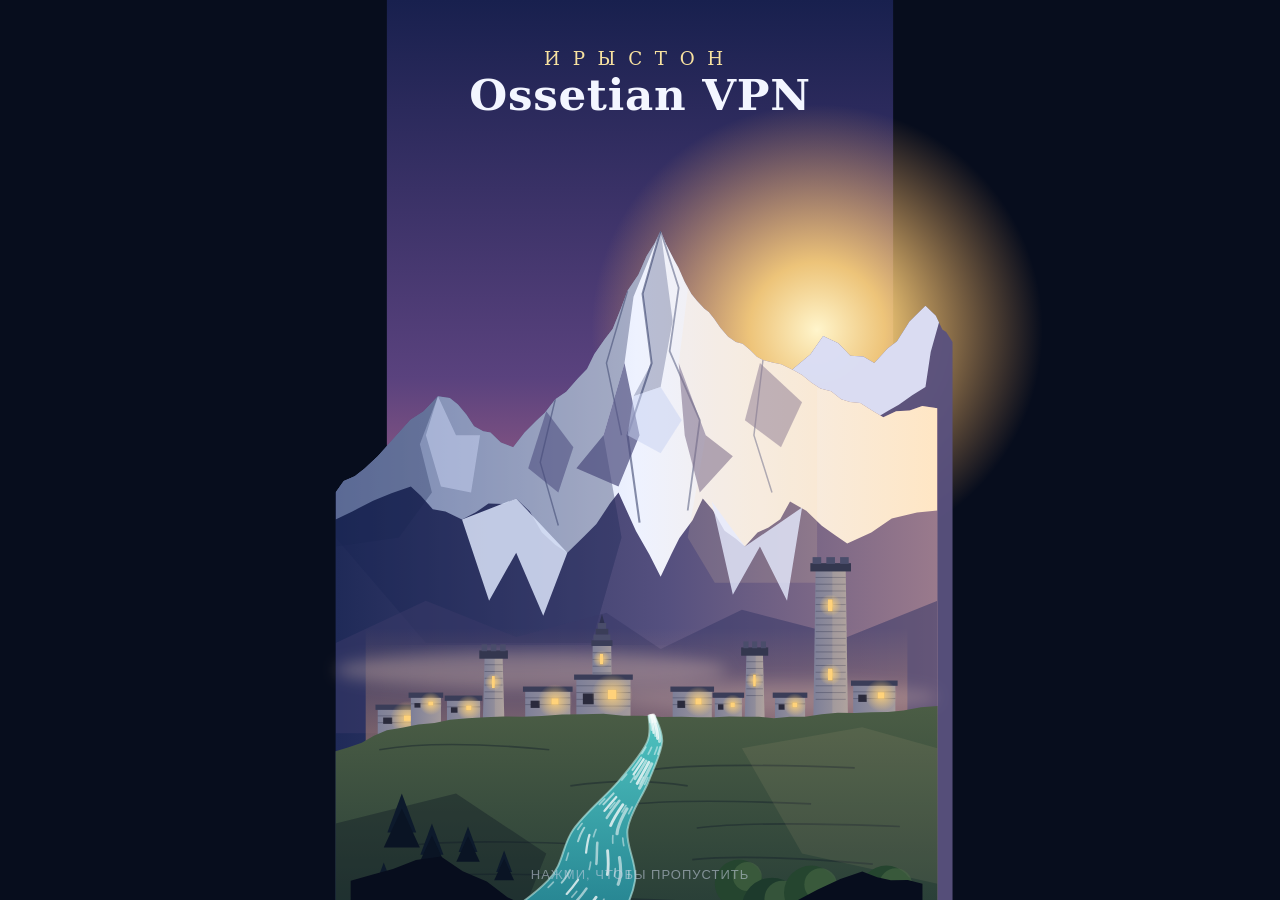
<file: app/src/main/assets/ui/index.html>
<!doctype html>
<html lang="ru">
<head>
<meta charset="utf-8">
<meta name="viewport" content="width=device-width, initial-scale=1, viewport-fit=cover, maximum-scale=1, user-scalable=no">
<title>Ossetian VPN</title>
<link rel="stylesheet" href="base.css">
<link rel="stylesheet" href="app.css">
</head>
<body>
<div id="app"><div class="skeleton"></div></div>
<nav class="tabs hidden" id="tabs"></nav>
<script src="shim.js"></script>
<script src="intro2.js"></script>
<script>
(function () {
  "use strict";
  var tg = window.Telegram && window.Telegram.WebApp;
  var demo = false;
  if (tg) { try { tg.ready(); tg.expand(); tg.setHeaderColor("#1b2a4d"); tg.setBackgroundColor("#0a1224"); } catch (e) {} }

  /* ---------- настройки оформления ---------- */
  var PRESETS = {
    iryston: { name: "Ирыстон", gold: "#e9b949", river: "#5fd0c6", red: "#d8453a", b1: "#1b2a4d", b2: "#101a33", b3: "#0a1224" },
    rassvet: { name: "Рассвет", gold: "#ff9a5c", river: "#ffd36b", red: "#ff5d73", b1: "#3d2140", b2: "#271428", b3: "#1a0e1c" },
    izumrud: { name: "Изумруд", gold: "#6fe3a0", river: "#4fd1c5", red: "#e8715e", b1: "#14383f", b2: "#0c2229", b3: "#06141a" },
    rubin: { name: "Рубин", gold: "#ff7a6b", river: "#f2c94c", red: "#ff3d57", b1: "#3a1626", b2: "#22101a", b3: "#150a10" },
    led: { name: "Лёд", gold: "#8ec5ff", river: "#7ee8fa", red: "#9a86ff", b1: "#162b52", b2: "#0d1a33", b3: "#070f1f" }
  };
  var TRANS = [["slide", "Скольжение", "по умолчанию"], ["gates", "Ворота", "с орнаментом"], ["fade", "Растворение", "мягко"], ["none", "Без анимации", "мгновенно"]];
  var settings = { theme: "iryston", gold: "#e9b949", river: "#5fd0c6", red: "#d8453a", bg: "#0a1224", trans: "slide", intro: true, introStyle: "mountains", fx: true };
  (function () {
    try {
      var saved = JSON.parse(localStorage.getItem("ov_settings") || "{}"), hex = /^#[0-9a-f]{6}$/i;
      if (saved.theme === "custom" || PRESETS[saved.theme]) settings.theme = saved.theme;
      ["gold", "river", "red", "bg"].forEach(function (k) { if (hex.test(saved[k] || "")) settings[k] = saved[k]; });
      if (TRANS.some(function (t) { return t[0] === saved.trans; })) settings.trans = saved.trans;
      if (typeof saved.intro === "boolean") settings.intro = saved.intro;
      if (saved.introStyle === "mountains" || saved.introStyle === "classic") settings.introStyle = saved.introStyle;
      if (typeof saved.fx === "boolean") settings.fx = saved.fx;
    } catch (e) {}
  })();
  function saveSettings() { try { localStorage.setItem("ov_settings", JSON.stringify(settings)); } catch (e) {} }
  function hexRgb(h) { return [parseInt(h.substr(1, 2), 16), parseInt(h.substr(3, 2), 16), parseInt(h.substr(5, 2), 16)]; }
  function mixHex(a, b, t) {
    var x = hexRgb(a), y = hexRgb(b), o = "#";
    for (var i = 0; i < 3; i++) { var v = Math.round(x[i] + (y[i] - x[i]) * t).toString(16); o += v.length < 2 ? "0" + v : v; }
    return o;
  }
  function palette() {
    if (settings.theme !== "custom" && PRESETS[settings.theme]) return PRESETS[settings.theme];
    return { gold: settings.gold, river: settings.river, red: settings.red, b3: settings.bg, b2: mixHex(settings.bg, "#ffffff", .05), b1: mixHex(settings.bg, "#ffffff", .13) };
  }
  function applyTheme() {
    var p = palette(), st = document.documentElement.style;
    function set(k, v) { st.setProperty(k, v); }
    set("--gold", p.gold); set("--gold-soft", mixHex(p.gold, "#ffffff", .45)); set("--gold-hi", mixHex(p.gold, "#ffffff", .5)); set("--gold-lo", mixHex(p.gold, "#000000", .1));
    set("--gold-rgb", hexRgb(p.gold).join(","));
    set("--river", p.river); set("--river-rgb", hexRgb(p.river).join(",")); set("--river-deep", mixHex(p.river, "#000000", .4));
    set("--red", p.red); set("--red-rgb", hexRgb(p.red).join(","));
    set("--bg", p.b3); set("--bg1", p.b1); set("--bg2", p.b2);
    set("--panel-rgb", hexRgb(p.b2).join(",")); set("--deep-rgb", hexRgb(p.b3).join(","));
    document.documentElement.setAttribute("data-trans", settings.trans);
    document.documentElement.setAttribute("data-fx", settings.fx ? "on" : "off");
    try { if (tg) { tg.setHeaderColor(p.b1); tg.setBackgroundColor(p.b3); } } catch (e) {}
  }
  function fxOn() { return settings.fx !== false; }
  function cssVar(n, d) { return getComputedStyle(document.documentElement).getPropertyValue(n).trim() || d; }
  applyTheme();

  var SCENE = '<svg class="scene" viewBox="0 0 390 262" preserveAspectRatio="xMidYMax slice" aria-hidden="true">  <defs>    <radialGradient id="sun" cx="50%" cy="50%" r="50%"><stop offset="0" stop-color="#ffe9a8" stop-opacity=".95"/><stop offset=".35" stop-color="#e9b949" stop-opacity=".5"/><stop offset="1" stop-color="#e9b949" stop-opacity="0"/></radialGradient>    <linearGradient id="peak" x1="0" y1="0" x2="0" y2="1"><stop offset="0" stop-color="#f7faff"/><stop offset=".22" stop-color="#e3ebf7"/><stop offset=".30" stop-color="#7d93b4"/><stop offset=".6" stop-color="#34496e"/><stop offset="1" stop-color="#1a2848"/></linearGradient>    <linearGradient id="far" x1="0" y1="0" x2="0" y2="1"><stop offset="0" stop-color="#6d7fa3" stop-opacity=".55"/><stop offset="1" stop-color="#3a4c75" stop-opacity=".2"/></linearGradient>    <linearGradient id="riv" x1="0" y1="0" x2="1" y2="0"><stop offset="0" stop-color="#2a8f9a"/><stop offset=".5" stop-color="#5fd0c6"/><stop offset="1" stop-color="#2a8f9a"/></linearGradient>  </defs>  <circle cx="312" cy="92" r="62" fill="url(#sun)"/>  <g fill="#fff" opacity=".7"><circle cx="40" cy="30" r="1.1"/><circle cx="92" cy="58" r=".9"/><circle cx="150" cy="22" r="1.2"/><circle cx="210" cy="46" r=".8"/><circle cx="262" cy="18" r="1"/><circle cx="20" cy="84" r=".8"/></g>  <path d="M0,170 L40,140 L70,155 L110,118 L150,150 L190,120 L230,152 L270,110 L315,148 L350,128 L390,150 L390,262 L0,262Z" fill="url(#far)"/>  <path d="M-10,206 L58,152 L98,174 L172,64 L206,104 L226,88 L292,162 L332,142 L400,192 L400,262 L-10,262Z" fill="url(#peak)"/>  <path d="M172,64 L161,86 L168,81 L175,93 L182,83 L189,88Z" fill="#fff" opacity=".35"/>  <path d="M0,222 L48,196 L96,214 L150,190 L210,218 L270,196 L330,216 L390,200 L390,262 L0,262Z" fill="#0d1830"/>  <g fill="#0a1226"><path d="M2,218 L8,196 L14,218Z M3,210 L8,190 L13,210Z"/><path d="M20,218 L26,199 L32,218Z M21,210 L26,193 L31,210Z"/><path d="M35,218 L41,195 L47,218Z M36,210 L41,189 L46,210Z"/><path d="M56,218 L62,191 L68,218Z M57,210 L62,185 L67,210Z"/><path d="M78,218 L84,201 L90,218Z M79,210 L84,195 L89,210Z"/><path d="M294,218 L300,200 L306,218Z M295,210 L300,194 L305,210Z"/><path d="M316,218 L322,193 L328,218Z M317,210 L322,187 L327,210Z"/><path d="M332,218 L338,200 L344,218Z M333,210 L338,194 L343,210Z"/><path d="M350,218 L356,196 L362,218Z M351,210 L356,190 L361,210Z"/><path d="M368,218 L374,192 L380,218Z M369,210 L374,186 L379,210Z"/><path d="M376,218 L382,201 L388,218Z M377,210 L382,195 L387,210Z"/></g>  <path d="M-10,247 C70,230 122,258 200,245 S330,232 400,247" fill="none" stroke="url(#riv)" stroke-width="13" stroke-linecap="round"/>  <path class="flow" d="M-10,247 C70,230 122,258 200,245 S330,232 400,247" fill="none" stroke="#fff" stroke-opacity=".45" stroke-width="1.6" stroke-dasharray="8 12" stroke-linecap="round"/>  <path d="M-10,257 L400,257 L400,270 L-10,270Z" fill="#0a1224"/>  <g class="tower"><path d="M265.5,199 L265.5,176 L263.5,176 L267.5,168 L273.5,168 L277.5,176 L275.5,176 L275.5,199Z" fill="#060b19"/><path d="M268.5,168 L270.5,160.5 L272.5,168Z" fill="#060b19"/><rect class="win" x="269.5" y="182" width="2" height="3.6" fill="#ffd978"/><rect class="win w2" x="269.5" y="173" width="2" height="2.6" fill="#ffd978"/></g></svg>';
  var S = null;              // состояние с сервера
  var tab = "home";
  var buy = { tid: null, extras: null, busy: false, method: "stars", pop: false, tick: false };
  var shownTab = null;

  /* ---------- вспомогательное ---------- */
  function el(tag, attrs) {
    var n = document.createElement(tag);
    if (attrs) for (var k in attrs) {
      if (k === "class") n.className = attrs[k];
      else if (k === "text") n.textContent = attrs[k];
      else if (k.slice(0, 2) === "on") n.addEventListener(k.slice(2), attrs[k]);
      else if (attrs[k] !== null && attrs[k] !== undefined) n.setAttribute(k, attrs[k]);
    }
    for (var i = 2; i < arguments.length; i++) {
      var c = arguments[i];
      if (c === null || c === undefined || c === false) continue;
      n.appendChild(typeof c === "string" ? document.createTextNode(c) : c);
    }
    return n;
  }
  function svg(path, extra) {
    var s = document.createElementNS("http://www.w3.org/2000/svg", "svg");
    s.setAttribute("viewBox", "0 0 24 24"); s.setAttribute("fill", "none"); s.setAttribute("stroke", "currentColor");
    s.setAttribute("stroke-width", "1.8"); s.setAttribute("stroke-linecap", "round"); s.setAttribute("stroke-linejoin", "round");
    var p = document.createElementNS("http://www.w3.org/2000/svg", "path"); p.setAttribute("d", path); s.appendChild(p);
    if (extra) { var q = document.createElementNS("http://www.w3.org/2000/svg", "path"); q.setAttribute("d", extra); s.appendChild(q); }
    return s;
  }
  var ICON = {
    home: "M2.5 19.5 9 8.5l3.6 6 2.4-3.4 6.5 8.4H2.5zM9 8.5l1.8 3",
    shield: "M12 3l7 3v5.5c0 4.2-2.8 7.6-7 9.5-4.2-1.9-7-5.3-7-9.5V6l7-3z",
    bag: "M5 8h14l-1 12H6L5 8zM9 8V6.5a3 3 0 0 1 6 0V8",
    help: "M12 21a9 9 0 1 0 0-18 9 9 0 0 0 0 18zM9.5 9.5a2.5 2.5 0 1 1 3.6 2.2c-.7.4-1.1 1-1.1 1.8M12 17h.01",
    clock: "M12 21a9 9 0 1 0 0-18 9 9 0 0 0 0 18zM12 7v5l3 2",
    check: "M5 12.5l4.2 4.2L19 7",
    bolt: "M13 3L5 13.5h6L10 21l8-10.5h-6L13 3z",
    chat: "M4 5h16v11H9l-5 4V5z",
    mega: "M4 10v4h3l7 4V6L7 10H4zM17 9c1.2.8 1.2 5.2 0 6",
    docs: "M7 3h7l4 4v14H7V3zM14 3v4h4M10 12h5M10 16h5",
    gift: "M4 10h16v10H4V10zM3 7h18v3H3V7zM12 7v13M12 7c-2 0-4-1-4-2.5S10 2 12 7zM12 7c2 0 4-1 4-2.5S14 2 12 7z",
    chev: "M9 6l6 6-6 6",
    power: "M12 3v8M6.3 6.8a8 8 0 1 0 11.4 0",
    globe: "M12 21a9 9 0 1 0 0-18 9 9 0 0 0 0 18zM3 12h18M12 3c2.5 2.5 3.8 5.5 3.8 9s-1.3 6.5-3.8 9c-2.5-2.5-3.8-5.5-3.8-9S9.5 5.5 12 3z",
    split: "M6 19a2 2 0 1 0 0-4 2 2 0 0 0 0 4zM18 9a2 2 0 1 0 0-4 2 2 0 0 0 0 4zM8 17h6a3 3 0 0 0 0-6h-4a3 3 0 0 1 0-6h6"
  };
  var haptic = function (t) { try { navigator.vibrate && navigator.vibrate(t === "medium" ? 14 : 8); } catch (e) {} };

  function toast(text) {
    var old = document.getElementById("toast"); if (old) old.remove();
    var t = el("div", { id: "toast", class: "toast", text: text });
    document.body.appendChild(t);
    setTimeout(function () { t.remove(); }, 3600);
  }

  /* ---------- данные из приложения ---------- */
  var N = null;
  var SUPPORT_URL = "https://t.me/OssetianVPN_Support", CHANNEL_URL = "https://t.me/Ossetian_VPN", BOT_URL = "https://t.me/vpnOsset1a_bot";
  var HELP = "Как подключиться:\n1. Получи ключ в боте @vpnOsset1a_bot: «Личный кабинет» → своё устройство → «Показать ключ».\n2. Во вкладке «Серверы» нажми «Добавить ключ» и вставь ключ целиком.\n3. На главной нажми большую кнопку. Когда появится «Защищено», трафик идёт через VPN.\n\nРаздельная маршрутизация: во вкладке «Маршруты» выбери приложения, которые пойдут напрямую или только через VPN.\n\nВопросы и проблемы: @OssetianVPN_Support";
  var RULES = "📄 Политика и соглашение\n\n1. В подписку входит 3 устройства (можно докупить дополнительные). Каждое устройство использует свой ключ. Передавать ключи другим людям и перепродавать доступ нельзя.\n2. Нельзя использовать VPN для незаконной деятельности, спама, атак на других и нарушения чужих прав, а также для скачивания торрентов.\n3. Срок действия ключа указан в «Личном кабинете». По окончании срока ключ перестаёт работать, продлить его можно в боте.\n4. Сервис предоставляется «как есть». Мы стараемся обеспечить стабильную работу, но не можем гарантировать, что VPN будет работать у любого оператора и в любой сети.\n5. При нарушении правил доступ может быть отключён.\n\nВопросы: @OssetianVPN_Support";
  function curKey() { return N && N.keys.filter(function (k) { return k.id === N.selected; })[0]; }
  function pad2(n) { return (n < 10 ? "0" : "") + n; }
  function mskDate(sec) { var d = new Date((sec + 10800) * 1000); return pad2(d.getUTCDate()) + "." + pad2(d.getUTCMonth() + 1) + "." + d.getUTCFullYear() + " " + pad2(d.getUTCHours()) + ":" + pad2(d.getUTCMinutes()); }
  function leftShort(sec) {
    var d = sec * 1000 - Date.now(); if (d <= 0) return "срок истёк";
    var days = Math.floor(d / 864e5), h = Math.floor(d % 864e5 / 36e5), m = Math.floor(d % 36e5 / 6e4);
    return days ? days + " дн." : h ? h + " ч " + m + " мин" : m + " мин";
  }
  function buildS() {
    var k = curKey(), inf = k && k.info, sub = null, dv = { used: 0, limit: 3, base: 3 };
    if (inf) {
      var exp = inf.sub ? inf.sub.expires_at : inf.key_expires_at;
      sub = { active: exp * 1000 > Date.now(), expires_at: exp, date: mskDate(exp), left: leftShort(exp), trial: !!(inf.sub && inf.sub.trial) };
      if (inf.devices) dv = { used: inf.devices.used, limit: inf.devices.limit, base: inf.devices.limit };
    }
    S = { user: { name: "", photo: null, id: "" }, sub: sub, devices: dv, keys: [], gifts: [], links: { support: SUPPORT_URL, channel: CHANNEL_URL }, help: HELP, rules: RULES };
  }
  function refresh() {
    return window.vpn.get().then(function (n) { N = n; buildS(); render(); });
  }
  function showError(msg) { toast(msg); }

  /* ---------- экраны ---------- */
  function topBar() {
    var sub = S.sub, label, cls = "";
    if (!sub) { label = "Нет подписки"; }
    else if (sub.active) { label = (sub.trial ? "Пробный · " : "Активна · ") + sub.left; cls = "ok"; }
    else { label = "Истекла"; }
    var initial = (S.user.name || "V").trim().charAt(0).toUpperCase();
    var av = el("button", { class: "avatar", "aria-label": "Профиль", onclick: function () { haptic(); openProfile(); } });
    if (S.user.photo) { var img = el("img", { src: S.user.photo, alt: "" }); img.onerror = function () { img.remove(); av.textContent = initial; }; av.appendChild(img); }
    else av.textContent = initial;
    var gear = el("button", { class: "gear", "aria-label": "Настройки", onclick: function () { haptic(); openSettings(); } });
    gear.innerHTML = '<svg viewBox="0 0 24 24" fill="none" stroke="currentColor" stroke-width="1.8" stroke-linecap="round" stroke-linejoin="round"><circle cx="12" cy="12" r="3.2"/><path d="M19.4 14.5a1.6 1.6 0 0 0 .3 1.8l.1.1a2 2 0 1 1-2.8 2.8l-.1-.1a1.6 1.6 0 0 0-1.8-.3 1.6 1.6 0 0 0-1 1.5V21a2 2 0 1 1-4 0v-.1a1.6 1.6 0 0 0-1-1.5 1.6 1.6 0 0 0-1.8.3l-.1.1a2 2 0 1 1-2.8-2.8l.1-.1a1.6 1.6 0 0 0 .3-1.8 1.6 1.6 0 0 0-1.5-1H3a2 2 0 1 1 0-4h.1a1.6 1.6 0 0 0 1.5-1 1.6 1.6 0 0 0-.3-1.8l-.1-.1a2 2 0 1 1 2.8-2.8l.1.1a1.6 1.6 0 0 0 1.8.3h0a1.6 1.6 0 0 0 1-1.5V3a2 2 0 1 1 4 0v.1a1.6 1.6 0 0 0 1 1.5 1.6 1.6 0 0 0 1.8-.3l.1-.1a2 2 0 1 1 2.8 2.8l-.1.1a1.6 1.6 0 0 0-.3 1.8v0a1.6 1.6 0 0 0 1.5 1H21a2 2 0 1 1 0 4h-.1a1.6 1.6 0 0 0-1.5 1z"/></svg>';
    return el("div", { class: "top" }, av, gear,
      el("div", { class: "pill status-pill" }, el("span", { class: "dot " + cls }), el("span", { class: "lbl", text: label })),
      el("div", { class: "pill" }, S.devices.used + " / " + S.devices.limit));
  }

  function timerText() {
    var st = N.state, t = Math.floor((Date.now() - st.since) / 1000), h = Math.floor(t / 3600), m = Math.floor(t % 3600 / 60), s = t % 60;
    return "Подключено " + (h ? h + ":" + pad2(m) : m) + ":" + pad2(s) + (st.ip ? " · IP " + st.ip : "");
  }
  function viewHome() {
    var st = N.state, k = curKey(), sub = S.sub, on = st.status === "on", busy = st.status === "connecting";
    var box = el("div", { class: "glass hero" });
    var btn = el("button", { class: "power" + (on ? " on" : "") + (busy ? " busy" : ""), "aria-label": "Подключить или отключить", onclick: function () {
      haptic("medium");
      if (busy) return;
      if (!k) { go("keys"); openAdd(); return; }
      on ? window.vpn.disconnect() : window.vpn.connect();
    } }, svg(ICON.power));
    box.appendChild(el("div", { class: "power-wrap" }, btn));
    box.appendChild(el("div", { class: "greet", text: "Хорз бон, друг" }));
    box.appendChild(el("h1", { text: on ? "VPN работает" : busy ? "Подключаем…" : "Отключено" }));
    var p;
    if (on) p = timerText();
    else if (busy) p = "Соединяемся с сервером";
    else if (!k) p = "Добавь ключ из бота, чтобы начать пользоваться VPN.";
    else if (sub && !sub.active) p = "Подписка закончилась. Продли её в боте, и ключ заработает снова.";
    else p = "Нажми на кнопку, чтобы подключиться";
    box.appendChild(el("p", { id: "tm", text: p }));
    if (st.error) box.appendChild(el("div", { class: "err", text: st.error }));
    var actions = el("div", { class: "stack" });
    if (!k) actions.appendChild(el("button", { class: "btn btn-main", text: "Добавить ключ", onclick: function () { go("keys"); openAdd(); } }));
    else if (sub && !sub.active) actions.appendChild(el("button", { class: "btn btn-main", text: "Открыть бота", onclick: function () { openLink(BOT_URL); } }));
    if (actions.children.length) box.appendChild(actions);

    var cards = el("div", { class: "grid2" },
      el("div", { class: "glass mini" }, el("div", { class: "k" }, "Устройства"),
        el("div", { class: "v", text: sub ? S.devices.used + " из " + S.devices.limit : "—" }),
        el("div", { class: "s", text: sub ? "в подписку входит " + S.devices.base : "нет данных" })),
      el("div", { class: "glass mini" }, el("div", { class: "k" }, "Действует до"),
        el("div", { class: "v", text: sub ? sub.date.slice(0, 5) : "—" }),
        el("div", { class: "s", text: sub ? (sub.active ? "осталось " + sub.left : "срок истёк") : "подписки нет" })));

    return el("div", null,
      banner(), el("div", { class: "orn" }), box, cards,
      k ? linkRow(ICON.globe, k.name, (k.ping > 0 ? k.ping + " мс" : "сервер") + " · сменить сервер", null, function () { go("keys"); }) : null,
      linkRow(ICON.mega, "Новости и обновления", "Наш канал в Telegram", CHANNEL_URL),
      linkRow(ICON.chat, "Поддержка", "Ответим на вопросы", SUPPORT_URL));
  }

  function banner() {
    var b = el("div", { class: "banner" });
    b.innerHTML = SCENE;  // статичная картинка из этого файла, данных пользователя тут нет
    if (window.innerWidth >= 880) b.firstChild.setAttribute("preserveAspectRatio", "xMidYMax meet");
    var lay = b.firstChild.children, cn = [null, null, null, "b-far", "b-peak", "b-peak", "b-front", "b-trees", null, null, null, "b-front"];
    for (var li = 3; li <= 11; li++) if (cn[li] && lay[li]) lay[li].setAttribute("class", cn[li]);
    for (var f = 0; f < 7; f++) {
      var fl = el("span", { class: "fly" });
      fl.style.left = (8 + Math.random() * 84).toFixed(0) + "%"; fl.style.top = (38 + Math.random() * 46).toFixed(0) + "%";
      fl.style.animationDelay = (Math.random() * 7).toFixed(1) + "s"; fl.style.animationDuration = (5 + Math.random() * 4).toFixed(1) + "s";
      b.appendChild(fl);
    }
    var eg = el("div", { class: "eagle" });
    eg.innerHTML = '<svg viewBox="0 0 40 16" aria-hidden="true"><path d="M0 7 Q9 -1 20 8 Q31 -1 40 7 Q30 6 20 13 Q10 6 0 7Z" fill="#0a1226"/></svg>';
    b.appendChild(eg);
    b.appendChild(el("div", { class: "title" }, el("div", { class: "eyebrow", text: "Ирыстон" }),
      el("div", { class: "brand" }, "Ossetian ", el("b", { text: "VPN" }))));
    return b;
  }

  function linkRow(icon, title, sub, url, fn) {
    return el("button", { class: "glass row", onclick: fn || function () { openLink(url); } },
      el("div", { class: "ic" }, svg(icon)), el("div", { class: "t" }, el("b", { text: title }), el("span", { text: sub })),
      el("div", { class: "chev" }, svg(ICON.chev)));
  }
  function openLink(url) { window.vpn.openLink(url); }

  function viewKeys() {
    var wrap = el("div", null, el("div", { class: "h2", text: "Серверы" }), el("div", { class: "orn" }));
    if (!N.keys.length) {
      wrap.appendChild(el("div", { class: "glass hero" }, el("div", { class: "hero-icon" }, svg(ICON.shield)),
        el("p", { text: "Ключей пока нет. Получи ключ в боте и добавь его сюда." }),
        el("button", { class: "btn btn-main", text: "Добавить ключ", onclick: openAdd }),
        el("button", { class: "btn btn-ghost", style: "margin-top:10px", text: "Открыть бота", onclick: function () { openLink(BOT_URL); } })));
      return wrap;
    }
    wrap.appendChild(el("p", { class: "sub", text: "Нажми на сервер, чтобы выбрать его. Цифра справа показывает задержку." }));
    N.keys.forEach(function (k) {
      var sel = k.id === N.selected;
      var row = el("button", { class: "glass dev" + (sel ? " sel" : ""), onclick: function () { haptic(); if (!sel) window.vpn.selectKey(k.id); } },
        el("span", { class: "dot " + (k.ping > 0 ? "ok" : "") }),
        el("div", { class: "t" }, el("b", { text: k.name }), el("span", { text: (sel ? "выбран · " : "") + (k.ping > 0 ? k.ping + " мс" : k.ping === 0 ? "проверяем…" : "нет ответа") })),
        el("span", { class: "x", role: "button", "aria-label": "Удалить", onclick: function (e) { e.stopPropagation(); window.vpn.removeKey(k.id); } }, svg("M6 6l12 12M18 6L6 18")));
      wrap.appendChild(row);
    });
    wrap.appendChild(el("button", { class: "btn btn-main", style: "margin-top:14px", text: "Добавить ключ", onclick: openAdd }));
    return wrap;
  }
  function openAdd() {
    var ta = el("textarea", { class: "kin", placeholder: "vpn://… или vless://…", spellcheck: "false" });
    var ok = el("button", { class: "btn btn-main", text: "Сохранить", onclick: function () {
      window.vpn.addKey(ta.value).then(function (r) {
        if (r.ok) { closeSheet(); toast(r.dup ? "Такой ключ уже есть" : "Ключ добавлен"); } else toast(r.error);
      });
    } });
    sheet(el("div", null, el("h3", { text: "Добавить ключ" }), el("p", { text: "Вставь ключ из бота целиком." }), ta, ok,
      el("button", { class: "btn btn-ghost", style: "margin-top:10px", text: "Закрыть", onclick: closeSheet })));
    ta.focus();
  }

  function copyText(text) {
    var done = function () { haptic("medium"); toast("Скопировано"); };
    if (navigator.clipboard && navigator.clipboard.writeText) navigator.clipboard.writeText(text).then(done, fallback);
    else fallback();
    function fallback() {
      var ta = el("textarea", { style: "position:fixed;opacity:0" }); ta.value = text; document.body.appendChild(ta); ta.select();
      try { document.execCommand("copy"); done(); } catch (e) { toast("Не получилось, выдели ключ вручную"); }
      ta.remove();
    }
  }
  function closeSheet() { var s = document.getElementById("sheet"); if (s) s.remove(); }
  function sheet(content) {
    closeSheet();
    var bg = el("div", { id: "sheet", class: "sheet-bg", onclick: function (e) { if (e.target === bg) closeSheet(); } }, el("div", { class: "sheet" }, content));
    document.body.appendChild(bg);
  }
  var appsCache = null, appsLoading = false, splitTimer = 0;
  function loadApps() {
    if (appsCache || appsLoading) return; appsLoading = true;
    window.vpn.apps().then(function (a) { appsCache = a || []; appsLoading = false; if (tab === "split") render(); });
  }
  function saveSplit() {
    clearTimeout(splitTimer);
    splitTimer = setTimeout(function () { window.vpn.setSplit({ mode: N.split.mode, apps: N.split.apps }); }, 500);
  }
  function viewSplit() {
    loadApps();
    var sp = N.split, wrap = el("div", null, el("div", { class: "h2", text: "Маршруты" }), el("div", { class: "orn" }),
      el("p", { class: "sub", text: "Выбери, какие приложения ходят через VPN, а какие напрямую. Изменения применятся сразу, даже если VPN включён." }));
    var seg = el("div", { class: "seg", style: "grid-template-columns:1fr;margin-bottom:14px" });
    [["off", "Всё через VPN", "обычный режим, весь трафик в туннеле"],
     ["bypass", "Выбранные напрямую", "выбранные приложения идут мимо VPN, остальные через него"],
     ["only", "Только выбранные через VPN", "выбранные идут через VPN, остальные напрямую"]].forEach(function (m) {
      seg.appendChild(el("button", { class: sp.mode === m[0] ? "sel" : "", onclick: function () { haptic(); sp.mode = m[0]; saveSplit(); render(); } }, m[1], el("small", { text: m[2] })));
    });
    wrap.appendChild(seg);
    if (sp.mode === "off") return wrap;
    var sel = {}; sp.apps.forEach(function (p) { sel[p] = true; });
    var cnt = el("span", { class: "d", text: "" });
    function count() { cnt.textContent = "Выбрано приложений: " + sp.apps.length + (sp.mode === "only" && !sp.apps.length ? ". Пока ничего не выбрано, весь трафик идёт через VPN." : ""); }
    count();
    var q = el("input", { type: "text", class: "kin", style: "min-height:0;height:48px;margin:0 0 10px", placeholder: "Поиск приложения", autocomplete: "off", spellcheck: "false" });
    wrap.appendChild(q); wrap.appendChild(el("div", { class: "sub", style: "margin:0 2px 10px" }, cnt));
    if (!appsCache) { wrap.appendChild(el("p", { class: "sub", text: "Загружаю список приложений…" })); return wrap; }
    var list = el("div", null), rows = [];
    appsCache.slice().sort(function (a, b) { return (sel[b.p] ? 1 : 0) - (sel[a.p] ? 1 : 0) || a.n.localeCompare(b.n); }).forEach(function (a) {
      var knob = el("span", { class: "sw" + (sel[a.p] ? " on" : "") });
      var img = el("img", { src: "data:image/png;base64," + a.i, alt: "", width: "40", height: "40", style: "border-radius:10px;flex:none" });
      var row = el("button", { class: "swrow", style: "width:100%;text-align:left;margin-bottom:8px", role: "switch", "data-n": a.n.toLowerCase(), onclick: function () {
        haptic();
        if (sel[a.p]) { delete sel[a.p]; knob.classList.remove("on"); } else { sel[a.p] = true; knob.classList.add("on"); }
        sp.apps = Object.keys(sel); count(); saveSplit();
      } }, el("div", { style: "display:flex;align-items:center;gap:12px;min-width:0" }, img, el("b", { style: "overflow:hidden;text-overflow:ellipsis;white-space:nowrap", text: a.n })), knob);
      rows.push(row); list.appendChild(row);
    });
    q.addEventListener("input", function () {
      var s = q.value.trim().toLowerCase();
      rows.forEach(function (r) { r.style.display = !s || r.getAttribute("data-n").indexOf(s) >= 0 ? "" : "none"; });
    });
    wrap.appendChild(list);
    return wrap;
  }
  function openProfile() {
    var k = curKey(), sub = S.sub, st = !sub ? "нет" : sub.active ? "активна" : "истекла";
    sheet(el("div", null,
      el("div", { class: "prof-head" }, avatarEl(), el("div", { style: "min-width:0" }, el("h3", { text: "Ossetian VPN" }), el("span", { text: k ? k.name : "ключ не добавлен" }))),
      el("div", { class: "prof-stats" },
        el("div", null, el("b", { text: st }), el("span", { text: "подписка" })),
        el("div", null, el("b", { text: sub ? S.devices.used + " / " + S.devices.limit : "—" }), el("span", { text: "устройства" })),
        el("div", null, el("b", { text: sub ? sub.date.slice(0, 5) : "—" }), el("span", { text: "действует до" }))),
      el("button", { class: "btn btn-main", onclick: function () { closeSheet(); go("keys"); } }, svg(ICON.globe), "Серверы и ключи"),
      el("button", { class: "btn btn-ghost", onclick: function () { closeSheet(); go("split"); } }, svg(ICON.split), "Раздельная маршрутизация"),
      el("button", { class: "btn btn-ghost", onclick: function () { openSettings(); } }, "Настройки оформления")));
  }

  function viewHelp() {
    return el("div", null, el("div", { class: "h2", text: "Помощь" }), el("div", { class: "orn" }),
      el("div", { class: "glass pre", text: S.help }),
      S.links.support ? linkRow(ICON.chat, "Написать в поддержку", "Ответим как можно быстрее", S.links.support) : null,
      linkRow(ICON.mega, "Наш канал", "Новости и обновления", S.links.channel),
      el("button", { class: "glass row", onclick: function () {
        sheet(el("div", null, el("h3", { text: "Политика и соглашение" }), el("div", { class: "pre", style: "padding:0;font-size:15px", text: S.rules }),
          el("button", { class: "btn btn-ghost", style: "margin-top:14px", text: "Закрыть", onclick: closeSheet })));
      } }, el("div", { class: "ic" }, svg(ICON.docs)), el("div", { class: "t" }, el("b", { text: "Политика и соглашение" }), el("span", { text: "Правила использования сервиса" })),
        el("div", { class: "chev" }, svg(ICON.chev))));
  }

  var SIDE_DECO = '<svg class="side-deco" viewBox="0 0 232 150" aria-hidden="true"><defs><linearGradient id="sdp" x1="0" y1="0" x2="0" y2="1"><stop offset="0" stop-color="#e9eef8"/><stop offset=".3" stop-color="#7d93b4"/><stop offset="1" stop-color="#1a2848"/></linearGradient></defs>' +
    '<path d="M0,110 L30,84 L52,98 L92,52 L120,82 L146,64 L186,100 L214,86 L232,98 V150 H0Z" fill="#3a4c75" opacity=".45"/>' +
    '<path d="M-6,128 L44,92 L74,108 L118,30 L142,60 L156,50 L204,104 L238,126 V150 H-6Z" fill="url(#sdp)"/>' +
    '<path d="M0,140 L40,124 L90,134 L150,120 L232,136 V150 H0Z" fill="#0d1830"/>' +
    '<path d="M-6,144 C50,134 86,152 130,142 S200,132 240,142" fill="none" stroke="#5fd0c6" stroke-width="7" stroke-linecap="round"/>' +
    '<path class="flow" d="M-6,144 C50,134 86,152 130,142 S200,132 240,142" fill="none" stroke="#fff" stroke-opacity=".45" stroke-width="1.2" stroke-dasharray="6 9" stroke-linecap="round"/></svg>';
  /* ---------- профиль и настройки ---------- */
  function avatarEl() {
    var initial = (S.user.name || "V").trim().charAt(0).toUpperCase();
    var a = el("div", { class: "avatar" });
    if (S.user.photo) { var im = el("img", { src: S.user.photo, alt: "" }); im.onerror = function () { im.remove(); a.textContent = initial; }; a.appendChild(im); }
    else a.textContent = initial;
    return a;
  }
  function openSettings() {
    var box = el("div", null, el("h3", { text: "Настройки" }), el("p", { text: "Оформи приложение под себя. Всё сохраняется на этом устройстве." }));
    function swatchColors(p) { return "background:conic-gradient(" + p.gold + " 0 33%," + p.river + " 0 66%," + p.red + " 0 100%)"; }
    function build() {
      box.textContent = "";
      box.appendChild(el("h3", { text: "Настройки" }));
      box.appendChild(el("p", { text: "Оформи приложение под себя. Всё сохраняется на этом устройстве." }));
      box.appendChild(el("div", { class: "set-h", text: "Тема" }));
      var sw = el("div", { class: "swatches" });
      Object.keys(PRESETS).forEach(function (k) {
        var b = el("button", { class: "swatch" + (settings.theme === k ? " sel" : ""), onclick: function () { settings.theme = k; applyTheme(); saveSettings(); haptic(); build(); } },
          el("i", { style: swatchColors(PRESETS[k]) }), PRESETS[k].name);
        sw.appendChild(b);
      });
      var cust = { gold: settings.gold, river: settings.river, red: settings.red, bg: settings.bg };
      if (settings.theme !== "custom") { var p = palette(); cust = { gold: p.gold, river: p.river, red: p.red, bg: p.b3 }; }
      sw.appendChild(el("button", { class: "swatch" + (settings.theme === "custom" ? " sel" : ""), onclick: function () {
        settings.gold = cust.gold; settings.river = cust.river; settings.red = cust.red; settings.bg = cust.bg; settings.theme = "custom"; applyTheme(); saveSettings(); haptic(); build();
      } }, el("i", { style: "background:conic-gradient(#f55,#fc3,#5f9,#3cf,#a6f,#f5a,#f55)" }), "Свой цвет"));
      box.appendChild(sw);
      if (settings.theme === "custom") {
        box.appendChild(el("div", { class: "set-h", text: "Свои цвета" }));
        var rows = el("div", { class: "colors" });
        [["gold", "Основной акцент"], ["river", "Второй акцент"], ["red", "Орнамент и огни"], ["bg", "Фон"]].forEach(function (c) {
          var inp = el("input", { type: "color", id: "clr-" + c[0], value: settings[c[0]] });
          inp.addEventListener("input", function () { settings[c[0]] = inp.value; applyTheme(); });
          inp.addEventListener("change", function () { saveSettings(); });
          rows.appendChild(el("label", { class: "crow", for: "clr-" + c[0] }, c[1], inp));
        });
        box.appendChild(rows);
      }
      box.appendChild(el("div", { class: "set-h", text: "Переходы между вкладками" }));
      var seg = el("div", { class: "seg" });
      TRANS.forEach(function (t) {
        seg.appendChild(el("button", { class: settings.trans === t[0] ? "sel" : "", onclick: function () { settings.trans = t[0]; applyTheme(); saveSettings(); haptic(); build(); } }, t[1], el("small", { text: t[2] })));
      });
      box.appendChild(seg);
      box.appendChild(el("div", { class: "set-h", text: "Эффекты" }));
      function toggle(key, title, desc) {
        var knob = el("span", { class: "sw" + (settings[key] ? " on" : "") });
        return el("button", { class: "swrow", role: "switch", "aria-checked": settings[key] ? "true" : "false", onclick: function () { settings[key] = !settings[key]; applyTheme(); saveSettings(); haptic(); build(); } },
          el("div", null, el("b", { text: title }), el("span", { class: "d", text: desc })), knob);
      }
      box.appendChild(toggle("intro", "Заставка при запуске", "Горы, солнце и орнамент при открытии"));
      if (settings.intro) {
        var iseg = el("div", { class: "seg" });
        [["mountains", "Горы Ирыстона", "башни, река, рассвет"], ["classic", "Классика", "первая версия"]].forEach(function (t) {
          iseg.appendChild(el("button", { class: settings.introStyle === t[0] ? "sel" : "", onclick: function () { settings.introStyle = t[0]; saveSettings(); haptic(); build(); } }, t[1], el("small", { text: t[2] })));
        });
        box.appendChild(iseg);
      }
      box.appendChild(toggle("fx", "Живые эффекты", "Светлячки, орёл, искры, конфетти"));

      box.appendChild(el("div", { class: "set-h", text: "Иконка приложения" }));
      var igrid = el("div", { class: "icon-grid" });
      [["classic", "Классика"], ["vpn", "Горы VPN"], ["gold", "Золотые горы"], ["river", "Горы и река"], ["sun", "Золотой круг"], ["orn", "Орнамент"]].forEach(function (ic) {
        igrid.appendChild(el("button", { class: "icon-opt" + (N.icon === ic[0] ? " sel" : ""), onclick: function () {
          if (N.icon === ic[0]) return; N.icon = ic[0]; window.vpn.setIcon(ic[0]); haptic(); toast("Иконка сменится через пару секунд"); build();
        } }, el("img", { src: "icons/" + ic[0] + ".png", alt: "" }), el("span", { text: ic[1] })));
      });
      box.appendChild(igrid);
      box.appendChild(el("div", { class: "set-h", text: "Подключение" }));
      function ptoggle(key, title, desc) {
        var on = !!(N && N.prefs && N.prefs[key]);
        return el("button", { class: "swrow", role: "switch", "aria-checked": on ? "true" : "false", onclick: function () {
          var v = {}; v[key] = !on; N.prefs[key] = !on; window.vpn.setPrefs(v); haptic(); build();
        } }, el("div", null, el("b", { text: title }), el("span", { class: "d", text: desc })), el("span", { class: "sw" + (on ? " on" : "") }));
      }
      box.appendChild(ptoggle("autoReconnect", "Автопереподключение", "Если связь пропала, VPN включится заново сам"));
      box.appendChild(ptoggle("connectOnStart", "Подключаться при запуске", "Включать VPN сразу при открытии приложения"));
      box.appendChild(el("div", { class: "set-h", text: "Автообновление данных" }));
      box.appendChild(el("p", { class: "sub", style: "margin:0 2px 10px", text: "Как часто обновлять срок подписки, число устройств и пинг серверов." }));
      var rseg = el("div", { class: "seg" });
      [[0, "Выкл", ""], [30, "30 минут", ""], [60, "1 час", ""], [120, "2 часа", ""]].forEach(function (r) {
        rseg.appendChild(el("button", { class: (N.prefs.refreshMin === r[0] ? "sel" : ""), onclick: function () {
          N.prefs.refreshMin = r[0]; window.vpn.setPrefs({ refreshMin: r[0] }); armRefresh(); haptic(); build();
        } }, r[1], r[2] ? el("small", { text: r[2] }) : null));
      });
      rseg.style.marginBottom = "12px"; box.appendChild(rseg);
      box.appendChild(el("button", { class: "btn btn-ghost", style: "margin-top:6px", text: "Сбросить всё", onclick: function () {
        settings.theme = "iryston"; settings.gold = "#e9b949"; settings.river = "#5fd0c6"; settings.red = "#d8453a"; settings.bg = "#0a1224";
        settings.trans = "slide"; settings.intro = true; settings.introStyle = "mountains"; settings.fx = true; applyTheme(); saveSettings(); haptic(); build();
      } }));
      box.appendChild(el("button", { class: "btn btn-main", style: "margin-top:10px", text: "Готово", onclick: closeSheet }));
    }
    build(); sheet(box);
  }

  /* ---------- ворота ---------- */
  var gating = false;
  function go(name) {
    if (tab === name || gating) return;
    var calm = window.matchMedia && matchMedia("(prefers-reduced-motion: reduce)").matches;
    if (calm || settings.trans === "none" || !document.getElementById("app").querySelector(".view")) { tab = name; render(); window.scrollTo(0, 0); return; }
    if (settings.trans !== "gates") { tab = name; render(); window.scrollTo(0, 0); haptic(); return; }
    gating = true; tab = name; syncNav(true, false); haptic("medium");
    var g = el("div", { class: "gates closing" }, el("div", { class: "gate l" }), el("div", { class: "gate r" }), el("div", { class: "seal" }));
    g.lastChild.innerHTML = '<svg viewBox="0 0 92 92" width="92" height="92" aria-hidden="true"><path d="M46 3 89 46 46 89 3 46Z" fill="#10203f" stroke="#e9b949" stroke-width="3"/><path d="M46 17 75 46 46 75 17 46Z" fill="#b5382f" stroke="#f4d98c" stroke-width="2"/><path d="M46 31 61 46 46 61 31 46Z" fill="#f4d98c"/></svg>';
    document.body.appendChild(g);
    setTimeout(function () {
      swapping = true; render(); swapping = false; window.scrollTo(0, 0);
      g.classList.remove("closing"); g.classList.add("opening");
    }, 460);
    setTimeout(function () { g.remove(); gating = false; }, 460 + 640);
  }
  var swapping = false;
  /* ---------- искры и волна на кнопках ---------- */
  function sparkle(x, y) {
    if (!fxOn()) return;
    if (window.matchMedia && matchMedia("(prefers-reduced-motion: reduce)").matches) return;
    for (var i = 0; i < 12; i++) {
      var p = el("i", { class: "spark" }); p.style.left = (x - 5) + "px"; p.style.top = (y - 5) + "px"; document.body.appendChild(p);
      var ang = (Math.PI * 2 * i) / 12 + Math.random() * 0.4, d = 40 + Math.random() * 60;
      var an = p.animate([{ transform: "translate(0,0) rotate(45deg) scale(1)", opacity: 1 },
        { transform: "translate(" + Math.cos(ang) * d + "px," + Math.sin(ang) * d + "px) rotate(225deg) scale(.2)", opacity: 0 }],
        { duration: 650 + Math.random() * 300, easing: "cubic-bezier(.2,.7,.3,1)", fill: "forwards" });
      an.onfinish = (function (n) { return function () { n.remove(); }; })(p);
    }
  }
  document.addEventListener("pointerdown", function (e) {
    var t = e.target.closest ? e.target.closest(".btn-main") : null;
    if (t && !t.disabled) {
      var r = t.getBoundingClientRect(), size = Math.max(r.width, r.height) * 2.2;
      var rp = el("span", { class: "ripple" }); rp.style.width = rp.style.height = size + "px";
      rp.style.left = (e.clientX - r.left - size / 2) + "px"; rp.style.top = (e.clientY - r.top - size / 2) + "px";
      t.appendChild(rp); setTimeout(function () { rp.remove(); }, 700);
    }
    if (e.target.closest && e.target.closest(".banner")) sparkle(e.clientX, e.clientY);
  }, { passive: true });
  /* глубина шапки: горы сдвигаются за курсором (на компьютере) */
  (function () {
    if (!(window.matchMedia && matchMedia("(hover: hover)").matches)) return;
    var raf = 0, mx = 0;
    document.addEventListener("mousemove", function (e) {
      mx = (e.clientX / window.innerWidth - 0.5) * 2;
      if (raf) return;
      raf = requestAnimationFrame(function () { raf = 0; var b = document.querySelector(".banner"); if (b) b.style.setProperty("--mx", mx.toFixed(3)); });
    }, { passive: true });
  })();

  var TABS = [["home", "Главная", ICON.home], ["keys", "Серверы", ICON.globe], ["split", "Маршруты", ICON.split], ["help", "Помощь", ICON.help]];
  var ORDER = { home: 0, keys: 1, split: 2, help: 3 };
  var navInd = null;

  function buildNav(nav) {
    nav.textContent = "";
    navInd = el("span", { class: "tab-ind" });
    nav.appendChild(el("div", { class: "side-brand" }, el("div", { class: "eyebrow", text: "Ирыстон" }), el("div", { class: "brand" }, "Ossetian ", el("b", { text: "VPN" }))));
    nav.appendChild(navInd);
    TABS.forEach(function (t) {
      nav.appendChild(el("button", { class: "tab", "data-tab": t[0], onclick: function () {
        go(t[0]);
      } }, svg(t[2]), t[1]));
    });
    nav.insertAdjacentHTML("beforeend", SIDE_DECO);
  }
  function syncNav(bump, instant) {
    var nav = document.getElementById("tabs"); if (!nav) return;
    var btns = nav.querySelectorAll(".tab"), on = null;
    for (var i = 0; i < btns.length; i++) {
      var isOn = btns[i].getAttribute("data-tab") === tab;
      btns[i].classList.remove("bump"); btns[i].classList.toggle("on", isOn);
      if (isOn) { on = btns[i]; if (bump) { void btns[i].offsetWidth; btns[i].classList.add("bump"); } }
    }
    if (!on || !navInd) return;
    if (instant) navInd.style.transition = "none";
    navInd.style.width = on.offsetWidth + "px"; navInd.style.height = on.offsetHeight + "px";
    navInd.style.transform = "translate(" + on.offsetLeft + "px," + on.offsetTop + "px)";
    if (instant) { void navInd.offsetWidth; navInd.style.transition = ""; }
  }
  window.addEventListener("resize", function () { syncNav(false, true); });

  function render() {
    var app = document.getElementById("app");
    var changed = shownTab !== tab, prev = shownTab;
    if (changed && prev !== null && !swapping) {
      var ov = app.querySelector(".view");
      if (ov) {  // старый экран уходит с анимацией, пока новый появляется
        var r = ov.getBoundingClientRect();
        document.documentElement.style.setProperty("--dir", ORDER[tab] > ORDER[prev] ? 1 : -1);
        ov.classList.remove("enter"); ov.remove();
        ov.style.left = r.left + "px"; ov.style.top = r.top + "px"; ov.style.width = r.width + "px";
        ov.classList.add("leaving"); document.body.appendChild(ov);
        setTimeout(function () { ov.remove(); }, 420);
      }
    }
    app.textContent = "";
    if (!S) return;
    app.appendChild(topBar());
    var view = tab === "keys" ? viewKeys() : tab === "split" ? viewSplit() : tab === "help" ? viewHelp() : viewHome();
    view.classList.add("view", "view-" + tab);
    shownTab = tab;
    if (changed) view.classList.add("enter");
    app.appendChild(view);
    var nav = document.getElementById("tabs");
    var first = !nav.querySelector(".tab");
    if (first) buildNav(nav);
    nav.classList.remove("hidden");
    syncNav(changed && !first, first);
  }

  /* ---------- демо-режим для проверки внешнего вида без Telegram (?demo=1) ---------- */
  function demoApi(path, body) {
    var scenario = (location.search.match(/[?&]s=(\w+)/) || [])[1] || "none";
    var base = {
      user: { id: 1, name: "Марат", photo: null }, devices: { used: 0, limit: 3, base: 3 }, keys: [], gifts: [],
      tariffs: [
        { id: "m1", name: "1 месяц", days: 30, rub: 249, stars: 167, rub_full: 249 },
        { id: "m3", name: "3 месяца", days: 90, rub: 675, stars: 453, rub_full: 675 },
        { id: "m6", name: "6 месяцев", days: 180, rub: 1350, stars: 906, rub_full: 1350 },
        { id: "m12", name: "12 месяцев", days: 365, rub: 2700, stars: 1811, rub_full: 2700 }],
      extra: { rub: 50, stars: 34, min: 0, default: 0, max: 5 }, discount: null, trial: { available: scenario === "none", days: 3 },
      links: { support: "https://t.me/OssetianVPN_Support", channel: "https://t.me/Ossetian_VPN" },
      help: "Как подключиться:\n1. Установи приложение AmneziaVPN.\n2. Открой «Подписка» → своё устройство → «Скопировать ключ».\n3. В приложении нажми «Добавить» → вставить ключ → «Подключиться».\n\nВ подписку входит 3 устройства.",
      rules: "Здесь будут правила сервиса.", sub: null
    };
    if (scenario === "active") { base.sub = { active: true, expires_at: 0, date: "07.12.2026 19:40", left: "29 дн.", trial: false };
      base.devices = { used: 2, limit: 3, base: 3 }; base.keys = [{ id: 11, n: 1, active: true, date: "07.12.2026" }, { id: 12, n: 2, active: true, date: "07.12.2026" }]; }
    if (scenario === "expired") { base.sub = { active: false, expires_at: 0, date: "01.11.2026 10:00", left: "срок истёк", trial: false }; base.devices = { used: 1, limit: 3, base: 3 }; base.keys = [{ id: 11, n: 1, active: false, date: "01.11.2026" }]; }
    if (path === "/api/state") return Promise.resolve(base);
    if (path === "/api/key") return Promise.resolve({ key: "vpn://AAAB3nicjZDLTsMwEEX3-Demo", hint: "Вставь ключ в приложение AmneziaVPN («Добавить» → вставить ключ).", active: true });
    return Promise.resolve({ message: "Демо-режим", link: "" });
  }


  /* ---------- конфетти ---------- */
  function confetti() {
    if (!fxOn()) return;
    if (window.matchMedia && matchMedia("(prefers-reduced-motion: reduce)").matches) return;
    var colors = [cssVar("--gold", "#e9b949"), cssVar("--gold-hi", "#f7dc8f"), cssVar("--red", "#d8453a"), cssVar("--river", "#5fd0c6"), "#ffffff"];
    var layer = el("div", { style: "position:fixed;inset:0;z-index:90;pointer-events:none;overflow:hidden" });
    document.body.appendChild(layer);
    var W = window.innerWidth, H = window.innerHeight;
    for (var i = 0; i < 64; i++) {
      var p = el("i", { style: "position:absolute;left:" + (W / 2) + "px;top:" + (H * 0.62) + "px;width:" + (6 + Math.random() * 6) + "px;height:" + (8 + Math.random() * 8) +
        "px;background:" + colors[i % colors.length] + ";border-radius:" + (Math.random() < .35 ? "50%" : "2px") });
      layer.appendChild(p);
      var ang = -Math.PI / 2 + (Math.random() - .5) * 2.4, v = 160 + Math.random() * 300;
      var dx = Math.cos(ang) * v, dy = Math.sin(ang) * v;
      p.animate([
        { transform: "translate(0,0) rotate(0)", opacity: 1 },
        { transform: "translate(" + dx + "px," + dy + "px) rotate(" + (Math.random() * 360) + "deg)", opacity: 1, offset: .45 },
        { transform: "translate(" + (dx * 1.25) + "px," + (dy + 420 + Math.random() * 220) + "px) rotate(" + (Math.random() * 900 - 450) + "deg)", opacity: 0 }
      ], { duration: 1700 + Math.random() * 900, easing: "cubic-bezier(.2,.7,.4,1)", fill: "forwards" });
    }
    setTimeout(function () { layer.remove(); }, 2800);
  }

  /* ---------- вступительная заставка ---------- */
  function shouldIntro() {
    if (window.matchMedia && matchMedia("(prefers-reduced-motion: reduce)").matches) return false;
    return settings.intro !== false;
  }
  function playIntro2() {
    document.body.classList.add("introing");
    if (!document.getElementById("intro2-css")) { var st = document.createElement("style"); st.id = "intro2-css"; st.textContent = window.OVIntro2.css + "\n.intro2 .i-skip { top: auto; bottom: calc(env(safe-area-inset-bottom) + 18px); }"; document.head.appendChild(st); }
    var wide = window.innerWidth / window.innerHeight > 0.9;
    var holder = document.createElement("div");
    holder.innerHTML = '<svg class="world" viewBox="0 0 360 640" preserveAspectRatio="' + (wide ? "xMidYMid meet" : "xMidYMax slice") + '" xmlns="http://www.w3.org/2000/svg">' + window.OVIntro2.scene() + '</svg>';
    var box = el("div", { class: "intro intro2", id: "intro" }, holder.firstChild, el("div", { class: "i-skip", text: "НАЖМИ, ЧТОБЫ ПРОПУСТИТЬ" }));
    box.style.background = "#070d1d";
    document.body.appendChild(box);
    var done = false;
    function finish() {
      if (done) return; done = true;
      box.classList.add("out");
      setTimeout(function () {
        document.body.classList.remove("introing");
        var v = document.getElementById("app"); var view = v && v.querySelector(".view");
        if (view) { view.classList.remove("enter"); void view.offsetWidth; view.classList.add("enter"); }
        var nav = document.getElementById("tabs"); if (nav) { nav.classList.remove("rise"); void nav.offsetWidth; nav.classList.add("rise"); }
      }, 160);
      setTimeout(function () { box.remove(); }, 760);
    }
    var t0 = Date.now();
    box.addEventListener("click", function () { if (Date.now() - t0 > 700) finish(); });
    setTimeout(finish, 8200);
  }
  function playIntro() {
    if (settings.introStyle !== "classic" && window.OVIntro2) return playIntro2();
    document.body.classList.add("introing");
    var holder = document.createElement("div"); holder.innerHTML = SCENE;
    var svgEl = holder.firstChild;  // SCENE: статичная картинка из этого файла
    svgEl.setAttribute("class", "world");
    var asp = window.innerWidth / window.innerHeight, wide = asp > 0.9;
    if (wide) { var hh = 440, ww = hh * asp; svgEl.setAttribute("viewBox", (195 - ww / 2).toFixed(1) + " -178 " + ww.toFixed(1) + " " + hh); }
    else svgEl.setAttribute("viewBox", "40 -440 310 702");
    var k = Array.prototype.slice.call(svgEl.children);  // 0 defs, 1 солнце, 2 звёзды, 3 дальние горы, 4 главная вершина, 5 снег, 6 передний план, 7 ёлки, 8 река, 9 блики, 10 земля
    var names = [null, "i-sun", null, "i-far", "i-peak", "i-snow", "i-front", "i-trees", "i-river", "i-flow", "i-base", "i-trees"];
    for (var i = 0; i < names.length; i++) if (names[i] && k[i]) k[i].setAttribute("class", names[i]);
    if (k[8]) k[8].setAttribute("pathLength", "1");
    k[2].setAttribute("opacity", "0");
    var NS = "http://www.w3.org/2000/svg";
    var sky = document.createElementNS(NS, "g");
    sky.innerHTML = '<defs><linearGradient id="iSky" x1="0" y1="0" x2="0" y2="1"><stop offset="0" stop-color="#030714"/><stop offset=".55" stop-color="#101d44"/><stop offset=".88" stop-color="#3b2b52"/><stop offset="1" stop-color="#7a4a4f"/></linearGradient></defs>' +
      '<rect x="-2000" y="-460" width="4400" height="720" fill="url(#iSky)"/>';
    var stars = document.createElementNS(NS, "g");
    for (var n = 0; n < 150; n++) {
      var c = document.createElementNS(NS, "circle");
      c.setAttribute("cx", (-300 + Math.random() * 1000).toFixed(1)); c.setAttribute("cy", (-450 + Math.random() * 520).toFixed(1));
      c.setAttribute("r", (0.5 + Math.random() * 1.1).toFixed(2)); c.setAttribute("fill", "#fff");
      if (n % 4 === 0) { c.setAttribute("class", "i-star"); c.style.animationDelay = (Math.random() * 2.4).toFixed(2) + "s"; } else c.setAttribute("opacity", (0.35 + Math.random() * 0.6).toFixed(2));
      stars.appendChild(c);
    }
    var glint = document.createElementNS(NS, "g");  // вспышка ровно на вершине (172, 64)
    glint.setAttribute("transform", "translate(172,64)");
    glint.innerHTML = '<defs><radialGradient id="iGl"><stop offset="0" stop-color="#fff" stop-opacity=".9"/><stop offset=".45" stop-color="#fff3c9" stop-opacity=".28"/><stop offset="1" stop-color="#fff" stop-opacity="0"/></radialGradient></defs>' +
      '<g class="i-glint"><circle r="13" fill="url(#iGl)"/><path d="M0,-15 Q1.4,-1.4 15,0 Q1.4,1.4 0,15 Q-1.4,1.4 -15,0 Q-1.4,-1.4 0,-15Z" fill="#fff"/></g>';
    if (wide) {  // на широком экране горы растворяются по краям
      var defs = document.createElementNS(NS, "defs");
      defs.innerHTML = '<linearGradient id="iFadeG" x1="0" y1="0" x2="1" y2="0"><stop offset="0" stop-color="#000"/><stop offset=".22" stop-color="#fff"/><stop offset=".78" stop-color="#fff"/><stop offset="1" stop-color="#000"/></linearGradient>' +
        '<mask id="iFade" maskUnits="userSpaceOnUse" x="-10" y="-100" width="420" height="400"><rect x="-10" y="-100" width="420" height="400" fill="url(#iFadeG)"/></mask>';
      svgEl.insertBefore(defs, svgEl.firstChild);
      var grp = document.createElementNS(NS, "g"); grp.setAttribute("mask", "url(#iFade)");
      svgEl.insertBefore(grp, k[3]);
      for (var q = 3; q <= 11; q++) if (k[q]) grp.appendChild(k[q]);
    }
    svgEl.insertBefore(stars, k[1]); svgEl.insertBefore(sky, stars); svgEl.appendChild(glint);

    var letters = "Ossetian VPN".split(""), brand = el("div", { class: "i-brand" });
    letters.forEach(function (ch, idx) {
      var sp = el("span", { class: idx > 8 ? "gold" : "", text: ch === " " ? "\u00a0" : ch });
      sp.style.animationDelay = (1.9 + idx * 0.07).toFixed(2) + "s"; brand.appendChild(sp);
    });
    var box = el("div", { class: "intro", id: "intro" },
      el("div", { class: "aurora a1" }), el("div", { class: "aurora a2" }), svgEl,
      el("div", { class: "i-title" }, el("div", { class: "i-eyebrow", text: "Ирыстон" }), brand, el("div", { class: "i-orn" }),
        el("div", { class: "i-tag", text: "Свободный интернет из сердца гор" })),
      el("div", { class: "i-skip", text: "НАЖМИ, ЧТОБЫ ПРОПУСТИТЬ" }));
    document.body.appendChild(box);

    var done = false;
    function finish() {
      if (done) return; done = true;
      box.classList.add("out");
      setTimeout(function () {  // интерфейс появляется под тающей заставкой
        document.body.classList.remove("introing");
        var v = document.getElementById("app"); var view = v && v.querySelector(".view");
        if (view) { view.classList.remove("enter"); void view.offsetWidth; view.classList.add("enter"); }
        var nav = document.getElementById("tabs"); if (nav) { nav.classList.remove("rise"); void nav.offsetWidth; nav.classList.add("rise"); }
      }, 160);
      setTimeout(function () { box.remove(); }, 760);
    }
    var t0 = Date.now();
    box.addEventListener("click", function () { if (Date.now() - t0 > 700) finish(); });
    setTimeout(finish, 5200);
  }

  /* параллакс шапки при прокрутке */
  (function () {
    var raf = 0;
    window.addEventListener("scroll", function () {
      if (raf) return;
      raf = requestAnimationFrame(function () {
        raf = 0; var sc = document.querySelector(".banner svg.scene");
        if (sc) sc.style.transform = "translateY(" + (Math.min(window.scrollY, 240) * 0.32).toFixed(1) + "px) scale(" + (1 + Math.min(window.scrollY, 240) * 0.0006).toFixed(3) + ")";
      });
    }, { passive: true });
  })();

  if (shouldIntro()) playIntro();
  window.vpn.onState(function (n) {
    var was = N && N.state.status; N = n; buildS();
    if (tab === "split" && document.querySelector("#app .view-split input")) { if (n.split && was === n.state.status) return; }
    render();
    if (was && was !== "on" && n.state.status === "on") confetti();
  });
  refresh().then(function () {
    armRefresh();
    if (!startedOnce) { startedOnce = true; if (N.prefs && N.prefs.connectOnStart && curKey() && N.state.status === "off") window.vpn.connect(); }
  });
  window.vpn.refresh();
  var refreshTimer = 0, startedOnce = false;
  function armRefresh() {
    clearInterval(refreshTimer);
    var m = N && N.prefs ? N.prefs.refreshMin : 60;
    if (m > 0) refreshTimer = setInterval(function () { window.vpn.refresh(); }, m * 60000);
  }
  setInterval(function () {
    if (!N) return;
    var t = document.getElementById("tm");
    if (N.state.status === "on" && t && tab === "home") t.textContent = timerText();
  }, 1000);
  setInterval(function () { if (N && tab === "home" && !document.getElementById("sheet") && N.state.status !== "connecting") { buildS(); render(); } }, 30000);
})();
</script>
</body>
</html>
</file>
<file: app/src/main/assets/ui/base.css>
:root {
  --bg: #0a1224;
  --card: rgba(255,244,225,.05);
  --line: rgba(240,214,160,.16);
  --text: #f6efe2;
  --muted: #a7b0bf;
  --gold: #e9b949;
  --gold-soft: #f4d98c;
  --red: #d8453a;
  --river: #5fd0c6;
  --river-deep: #2a8f9a;
  --gold-hi: #f2d98f; --gold-lo: #dea736;
  --gold-rgb: 233,185,73; --river-rgb: 95,208,198; --red-rgb: 216,69,58;
  --bg1: #1b2a4d; --bg2: #101a33; --panel-rgb: 16,26,51; --deep-rgb: 10,18,36;
  --dist: 48px;
  --radius: 26px;
  --serif: "Palatino Linotype", Palatino, "Book Antiqua", Georgia, "Times New Roman", serif;
}
* { box-sizing: border-box; -webkit-tap-highlight-color: transparent; }
html, body { margin: 0; min-height: 100%; background: var(--bg); color: var(--text);
  font-family: -apple-system, BlinkMacSystemFont, "Segoe UI", Roboto, "Helvetica Neue", Arial, sans-serif; }
body { background: transparent; }
body::before { content: ""; position: fixed; inset: 0; z-index: -1; pointer-events: none;
  background:
    radial-gradient(90% 38% at 50% 0%, rgba(var(--gold-rgb),.16) 0%, transparent 70%),
    linear-gradient(180deg, var(--bg1) 0%, var(--bg2) 34%, var(--bg) 70%); }
#app { max-width: 560px; margin: 0 auto; padding: calc(env(safe-area-inset-top) + 14px) 16px 120px; }
button { font: inherit; color: inherit; border: 0; background: none; cursor: pointer; }
input { font: inherit; }
.hidden { display: none !important; }

/* верхняя панель */
.top { display: flex; align-items: center; justify-content: space-between; gap: 10px; margin-bottom: 14px; position: relative; z-index: 2; }
.avatar { width: 48px; height: 48px; border-radius: 16px; background: linear-gradient(135deg,#3a3f5e,#1d2440);
  border: 1px solid rgba(var(--gold-rgb),.45); display: grid; place-items: center; font-weight: 800; font-size: 20px; flex: none; font-family: var(--serif); color: var(--gold-soft); }
.avatar img { width: 100%; height: 100%; border-radius: 15px; object-fit: cover; display: block; }
.pill { display: inline-flex; align-items: center; gap: 8px; height: 44px; padding: 0 15px; border-radius: 16px;
  background: rgba(var(--deep-rgb),.72); border: 1px solid var(--line);
  font-size: 15.5px; color: #d3d9e4; white-space: nowrap; }
.dot { width: 9px; height: 9px; border-radius: 50%; background: var(--red); box-shadow: 0 0 10px currentColor; color: var(--red); flex: none; }
.dot.ok { background: var(--river); color: var(--river); }
.status-pill { flex: 1; min-width: 0; justify-content: flex-start; overflow: hidden; text-overflow: ellipsis; }

/* баннер с горами */
.banner { position: relative; margin: 0 -16px 8px; height: 238px; overflow: hidden;
  -webkit-mask-image: linear-gradient(180deg,#000 78%,transparent); mask-image: linear-gradient(180deg,#000 78%,transparent); }
.banner svg.scene { position: absolute; inset: 0; width: 100%; height: 100%; }
.banner .title { position: absolute; left: 0; right: 0; bottom: 22px; text-align: center; text-shadow: 0 2px 18px rgba(5,10,24,.85); }
.eyebrow { font-family: var(--serif); letter-spacing: 6px; text-transform: uppercase; font-size: 13px; color: var(--gold-soft); margin-bottom: 4px; }
.brand { font-family: var(--serif); font-size: 40px; font-weight: 700; letter-spacing: -.5px; line-height: 1.05; }
.brand b { color: var(--gold); }
.orn { height: 14px; margin: 0 4px 16px; opacity: .85;
  background: url("data:image/svg+xml;utf8,<svg xmlns='http://www.w3.org/2000/svg' width='28' height='14' viewBox='0 0 28 14'><path d='M14 1.5 22 7 14 12.5 6 7z' fill='none' stroke='%23e9b949' stroke-width='1.2'/><path d='M14 4.6 17.2 7 14 9.4 10.8 7z' fill='%23d8453a'/><path d='M0 7h4M24 7h4' stroke='%23e9b949' stroke-width='1.2'/></svg>") repeat-x center; }

/* карточки */
.glass { background: linear-gradient(165deg, rgba(255,240,215,.09), rgba(255,240,215,.03)), rgba(var(--panel-rgb),.55);
  border: 1px solid var(--line); border-radius: var(--radius);
  box-shadow: 0 18px 40px -22px rgba(0,0,0,.75), inset 0 1px 0 rgba(255,240,215,.08); }
.hero { padding: 24px 22px 22px; text-align: center; position: relative; }
.hero::before { content: ""; position: absolute; left: 26px; right: 26px; top: -1px; height: 3px; border-radius: 3px;
  background: linear-gradient(90deg, transparent, var(--gold), var(--red), var(--gold), transparent); opacity: .9; }
.hero-icon { width: 74px; height: 74px; margin: 0 auto 16px; border-radius: 50%; display: grid; place-items: center;
  background: radial-gradient(circle at 50% 35%, rgba(var(--gold-rgb),.22), rgba(var(--gold-rgb),.05)); border: 1px solid rgba(var(--gold-rgb),.45); color: var(--gold); }
.hero-icon.ok { color: var(--river); border-color: rgba(var(--river-rgb),.5); background: radial-gradient(circle at 50% 35%, rgba(var(--river-rgb),.22), rgba(var(--river-rgb),.04)); }
.hero-icon.bad { color: #ff8f84; border-color: rgba(var(--red-rgb),.5); background: radial-gradient(circle at 50% 35%, rgba(var(--red-rgb),.22), rgba(var(--red-rgb),.04)); }
.hero-icon svg { width: 36px; height: 36px; }
.hero h1 { margin: 0 0 10px; font-family: var(--serif); font-size: 30px; line-height: 1.12; letter-spacing: -.3px; font-weight: 700; }
.hero p { margin: 0 auto 20px; color: var(--muted); font-size: 17px; line-height: 1.45; max-width: 420px; }
.btn { display: block; width: 100%; padding: 17px 16px; border-radius: 20px; font-size: 20px; font-weight: 700; text-align: center; }
.btn-main { background: linear-gradient(180deg,var(--gold-hi),var(--gold-lo)); color: #2b1c02;
  box-shadow: 0 10px 26px -10px rgba(var(--gold-rgb),.7), inset 0 1px 0 rgba(255,255,255,.6); }
.btn-ghost { background: rgba(255,255,255,.03); border: 1px solid rgba(var(--river-rgb),.5); color: var(--river);
  display: flex; gap: 12px; align-items: center; justify-content: center; }
.btn svg { width: 24px; height: 24px; flex: none; }
.btn:active { transform: scale(.985); }
.btn[disabled] { opacity: .55; }
.stack > * + * { margin-top: 12px; }

.grid2 { display: grid; grid-template-columns: 1fr 1fr; gap: 12px; margin-top: 12px; }
.mini { padding: 17px 18px 15px; border-radius: 24px; min-height: 104px; }
.mini .k { color: var(--muted); font-size: 16px; }
.mini .v { margin-top: 12px; font-family: var(--serif); font-size: 27px; font-weight: 700; letter-spacing: -.3px; }
.mini .s { color: var(--river); font-size: 14.5px; margin-top: 4px; }

.row { display: flex; align-items: center; gap: 14px; padding: 15px 18px; border-radius: 22px; margin-top: 12px; text-align: left; width: 100%; }
.row .ic { width: 44px; height: 44px; border-radius: 14px; background: rgba(var(--gold-rgb),.10); display: grid; place-items: center; color: var(--gold); flex: none; border: 1px solid rgba(var(--gold-rgb),.25); }
.row .ic svg { width: 22px; height: 22px; }
.row .t { flex: 1; min-width: 0; }
.row .t b { display: block; font-size: 17.5px; }
.row .t span { color: var(--muted); font-size: 14px; }
.row .chev { color: var(--muted); }

.h2 { font-family: var(--serif); font-size: 28px; font-weight: 700; letter-spacing: -.3px; margin: 4px 2px 12px; }
.sub { color: var(--muted); margin: -4px 2px 16px; font-size: 16px; line-height: 1.4; }
.pre { white-space: pre-wrap; line-height: 1.5; font-size: 16px; color: #e3e0d8; padding: 20px; border-radius: 22px; }

/* тарифы */
.tariff { display: flex; align-items: center; justify-content: space-between; gap: 12px; width: 100%; padding: 17px 20px;
  border-radius: 22px; margin-bottom: 12px; text-align: left; border: 1.5px solid var(--line); background: var(--card); }
.tariff.sel { border-color: var(--gold); background: rgba(var(--gold-rgb),.10); box-shadow: 0 0 0 4px rgba(var(--gold-rgb),.10); }
.tariff .n { font-family: var(--serif); font-size: 21px; font-weight: 700; }
.tariff .m { color: var(--muted); font-size: 14px; margin-top: 3px; }
.tariff .p { text-align: right; font-weight: 800; font-size: 22px; }
.tariff .p small { display: block; color: var(--muted); font-size: 14px; font-weight: 500; }
.tariff .old { text-decoration: line-through; color: var(--muted); font-weight: 500; font-size: 14px; }
.stepper { display: flex; align-items: center; gap: 6px; }
.stepper button { width: 44px; height: 44px; border-radius: 14px; background: rgba(var(--gold-rgb),.12); border: 1px solid rgba(var(--gold-rgb),.3); font-size: 24px; font-weight: 700; color: var(--gold-soft); }
.stepper button[disabled] { opacity: .35; }
.stepper output { min-width: 34px; text-align: center; font-size: 22px; font-weight: 800; }
.total { display: flex; justify-content: space-between; align-items: baseline; padding: 6px 4px 14px; color: var(--muted); font-size: 17px; }
.total b { color: var(--text); font-family: var(--serif); font-size: 28px; }

.dev { display: flex; align-items: center; gap: 14px; width: 100%; padding: 15px 18px; border-radius: 20px; margin-bottom: 10px; text-align: left; }
.dev .t b { display: block; font-size: 17.5px; }
.dev .t span { color: var(--muted); font-size: 14px; }
.dev .t { flex: 1; }
.dev .chev { color: var(--muted); }
.field { display: flex; gap: 10px; margin-top: 2px; }
.field input { flex: 1; min-width: 0; padding: 15px 18px; border-radius: 16px; border: 1px solid var(--line); background: rgba(0,0,0,.28); color: var(--text); font-size: 18px; text-transform: uppercase; outline: none; }
.field input:focus { border-color: var(--gold); }
.field .btn { width: auto; padding: 0 22px; font-size: 18px; border-radius: 16px; }
.keybox { word-break: break-all; font-family: ui-monospace, SFMono-Regular, Menlo, Consolas, monospace; font-size: 13px; line-height: 1.5;
  padding: 14px; border-radius: 14px; background: rgba(0,0,0,.38); border: 1px solid var(--line); max-height: 160px; overflow: auto; color: #e6dfc9; }

.sheet-bg { position: fixed; inset: 0; background: rgba(3,7,18,.78); display: flex; align-items: flex-end; justify-content: center; z-index: 30; }
.sheet { width: 100%; max-width: 560px; padding: 22px 18px calc(env(safe-area-inset-bottom) + 20px); border-radius: 28px 28px 0 0;
  background: linear-gradient(180deg,var(--bg1),var(--bg2)); border: 1px solid var(--line); border-bottom: 0; max-height: 86vh; overflow: auto; position: relative; }
.sheet::before { content: ""; position: absolute; left: 30px; right: 30px; top: -1px; height: 3px; background: linear-gradient(90deg, transparent, var(--gold), var(--red), var(--gold), transparent); }
.sheet h3 { margin: 0 0 6px; font-family: var(--serif); font-size: 25px; }
.sheet p { color: var(--muted); margin: 0 0 14px; line-height: 1.45; font-size: 15.5px; }
.toast { position: fixed; left: 50%; bottom: calc(env(safe-area-inset-bottom) + 112px); transform: translateX(-50%); z-index: 40;
  background: #172342; border: 1px solid rgba(var(--gold-rgb),.4); padding: 14px 20px; border-radius: 16px; font-size: 16px; max-width: 88vw; text-align: center;
  box-shadow: 0 14px 40px rgba(0,0,0,.5); }

.tabs { position: fixed; left: 50%; transform: translateX(-50%); bottom: calc(env(safe-area-inset-bottom) + 14px);
  width: calc(100% - 28px); max-width: 532px; display: grid; grid-template-columns: repeat(4,1fr); gap: 4px; padding: 8px;
  border-radius: 30px; background: rgba(var(--deep-rgb),.95); border: 1px solid var(--line);
  z-index: 20; box-shadow: 0 18px 40px -14px rgba(0,0,0,.85); }
.tab { display: flex; flex-direction: column; align-items: center; gap: 5px; padding: 10px 4px 8px; border-radius: 22px; color: var(--muted); font-size: 13.5px; }
.tab svg { width: 26px; height: 26px; }
.tab.on { color: var(--gold); background: rgba(var(--gold-rgb),.13); }
.skeleton { height: 280px; border-radius: var(--radius); background: linear-gradient(110deg,rgba(255,255,255,.04) 30%,rgba(255,255,255,.10) 50%,rgba(255,255,255,.04) 70%); background-size: 200% 100%; animation: sh 1.3s linear infinite; }
@keyframes sh { to { background-position: -200% 0; } }
@keyframes flow { to { stroke-dashoffset: -40; } }
.flow { animation: flow 2.4s steps(24) infinite; }
@media (prefers-reduced-motion: reduce) { .flow, .skeleton { animation: none; } }

/* способ оплаты */
.pm { display: grid; grid-template-columns: 1fr 1fr; gap: 10px; margin: 4px 0 14px; }
.pm button { position: relative; display: flex; flex-direction: column; align-items: flex-start; gap: 4px; padding: 14px 16px; border-radius: 20px;
  border: 1.5px solid var(--line); background: var(--card); text-align: left; transition: border-color .25s, background .25s, box-shadow .25s, transform .15s; }
.pm button b { font-size: 17px; }
.pm button span { color: var(--muted); font-size: 13.5px; }
.pm button.sel { border-color: var(--gold); background: rgba(var(--gold-rgb),.10); box-shadow: 0 0 0 4px rgba(var(--gold-rgb),.10); }
.pm button.off { opacity: .6; }
.pm button:active { transform: scale(.97); }
.pm .soon { position: absolute; top: 10px; right: 10px; font-size: 11px; letter-spacing: .6px; text-transform: uppercase; padding: 3px 8px; border-radius: 99px;
  background: rgba(var(--river-rgb),.14); color: var(--river); border: 1px solid rgba(var(--river-rgb),.4); }

/* анимации */
@keyframes rise { from { opacity: 0; transform: translateY(16px); } to { opacity: 1; transform: none; } }
@keyframes pop { 0% { transform: scale(.96); } 55% { transform: scale(1.025); } 100% { transform: scale(1); } }
@keyframes sheetUp { from { transform: translateY(100%); } to { transform: none; } }
@keyframes fadeIn { from { opacity: 0; } to { opacity: 1; } }
@keyframes toastIn { from { opacity: 0; transform: translate(-50%, 14px); } to { opacity: 1; transform: translate(-50%, 0); } }
@keyframes ring { 0% { box-shadow: 0 0 0 0 rgba(var(--gold-rgb),.40); } 100% { box-shadow: 0 0 0 22px rgba(var(--gold-rgb),0); } }
@keyframes ringOk { 0% { box-shadow: 0 0 0 0 rgba(var(--river-rgb),.40); } 100% { box-shadow: 0 0 0 22px rgba(var(--river-rgb),0); } }
@keyframes sweep { 0% { transform: translateX(-120%) skewX(-18deg); } 60%, 100% { transform: translateX(260%) skewX(-18deg); } }
@keyframes bump { 0% { transform: translateY(0) scale(1); } 40% { transform: translateY(-5px) scale(1.14); } 100% { transform: none; } }
@keyframes drift { 0%, 100% { transform: translateY(0); } 50% { transform: translateY(-5px); } }
@keyframes glow { 0%, 100% { opacity: .85; } 50% { opacity: 1; } }
.enter > * { animation: rise .45s cubic-bezier(.2,.8,.2,1) both; }
.enter > *:nth-child(2) { animation-delay: .06s; } .enter > *:nth-child(3) { animation-delay: .12s; }
.enter > *:nth-child(4) { animation-delay: .18s; } .enter > *:nth-child(5) { animation-delay: .24s; }
.enter > *:nth-child(6) { animation-delay: .30s; } .enter > *:nth-child(n+7) { animation-delay: .36s; }
.pop { animation: pop .35s cubic-bezier(.2,.8,.2,1); }
.sheet-bg { animation: fadeIn .22s ease-out; }
.sheet { animation: sheetUp .32s cubic-bezier(.2,.9,.2,1); }
.toast { animation: toastIn .28s cubic-bezier(.2,.9,.2,1); }
.hero-icon { animation: ring 2.6s ease-out infinite, drift 5s ease-in-out infinite; }
.hero-icon.ok { animation: ringOk 2.6s ease-out infinite, drift 5s ease-in-out infinite; }
.btn-main { position: relative; overflow: hidden; transition: transform .15s, box-shadow .25s; }
.btn-main::after { content: ""; position: absolute; top: 0; bottom: 0; left: 0; width: 38%;
  background: linear-gradient(90deg, transparent, rgba(255,255,255,.55), transparent); animation: sweep 3.8s ease-in-out infinite; pointer-events: none; }
.btn-main[disabled]::after { display: none; }
.tariff, .row, .dev, .mini { transition: transform .15s, border-color .25s, background .25s; }
.tariff:active, .row:active, .dev:active { transform: scale(.985); }
.hero::before { animation: glow 3.4s ease-in-out infinite; }
.tab { transition: color .25s, background .25s; }
.tab.bump svg { animation: bump .45s cubic-bezier(.2,.8,.2,1); }
.total b { display: inline-block; }
.total b.tick { animation: pop .3s ease-out; }

/* ---------- вступительная заставка ---------- */
.introing #app, .introing .tabs { visibility: hidden; }
.intro { position: fixed; inset: 0; z-index: 100; overflow: hidden; background: #050a1a; cursor: pointer;
  animation: introIn .5s ease-out both; }
.intro.out { animation: introOut .7s cubic-bezier(.4,0,.2,1) forwards; pointer-events: none; }
@keyframes introIn { from { opacity: 0; } to { opacity: 1; } }
@keyframes introOut { to { opacity: 0; transform: scale(1.08); } }
.intro.out * { animation-play-state: paused !important; }
.intro { will-change: transform, opacity; }
.intro svg.world { position: absolute; inset: 0; width: 100%; height: 100%; }
.intro svg.world * { transform-box: fill-box; }
.i-sun { animation: iSun 2.6s cubic-bezier(.2,.7,.2,1) .3s both; transform-origin: 50% 50%; }
.i-far { animation: iRise 1.6s cubic-bezier(.2,.8,.2,1) .5s both; }
.i-peak { animation: iRise 1.9s cubic-bezier(.2,.8,.2,1) .8s both; }
.i-snow { animation: fadeIn 1s ease-out 2.2s both; }
.i-front { animation: iRise 1.6s cubic-bezier(.2,.8,.2,1) 1.1s both; }
.i-trees { animation: iRise 1.4s cubic-bezier(.2,.8,.2,1) 1.4s both; }
.i-river { stroke-dasharray: 1; stroke-dashoffset: 1; animation: iDraw 1.6s ease-in-out 1.8s forwards; }
.i-flow { opacity: 0; animation: flow 2.4s steps(24) infinite, fadeIn .8s ease-out 3.2s forwards; }
.i-base { animation: fadeIn .6s ease-out 1.2s both; }
@keyframes iRise { from { opacity: 0; transform: translateY(110px) scale(1.04); } to { opacity: 1; transform: none; } }
@keyframes iSun { from { opacity: 0; transform: translateY(150px) scale(.5); } 40% { opacity: 1; } to { opacity: 1; transform: translateY(0) scale(1.18); } }
@keyframes iDraw { to { stroke-dashoffset: 0; } }
.i-star { animation: twinkle 2.4s ease-in-out infinite; }
@keyframes twinkle { 0%, 100% { opacity: .15; } 50% { opacity: 1; } }
.i-glint { transform-box: fill-box; transform-origin: 50% 50%; animation: glint 2.8s ease-in-out 2.9s infinite both; opacity: 0; }
@keyframes glint { 0% { opacity: 0; transform: scale(.2) rotate(0deg); } 40% { opacity: 1; transform: scale(1) rotate(130deg); } 60% { opacity: 1; transform: scale(.92) rotate(200deg); } 85% { opacity: 0; transform: scale(.3) rotate(300deg); } 100% { opacity: 0; transform: scale(.2) rotate(360deg); } }
.aurora { position: absolute; left: -30%; width: 160%; height: 46%; opacity: 0; pointer-events: none; will-change: transform; }
.aurora.a1 { top: 4%; background: radial-gradient(60% 60% at 30% 50%, rgba(var(--river-rgb),.55), transparent 70%); animation: aur 9s ease-in-out 1s infinite alternate, fadeIn 2.4s ease-out .6s forwards; }
.aurora.a2 { top: 10%; background: radial-gradient(55% 55% at 70% 50%, rgba(var(--red-rgb),.38), transparent 70%); animation: aur 11s ease-in-out .2s infinite alternate-reverse, fadeIn 2.4s ease-out 1.2s forwards; }
@keyframes aur { from { transform: translateX(-9%) skewX(-6deg) scaleY(.9); } to { transform: translateX(9%) skewX(6deg) scaleY(1.15); } }
.i-title { position: absolute; left: 0; right: 0; top: 17%; text-align: center; padding: 0 16px; pointer-events: none; }
.i-eyebrow { font-family: var(--serif); text-transform: uppercase; font-size: 15px; color: var(--gold-soft); letter-spacing: 0; opacity: 0;
  animation: iEyebrow 1.8s cubic-bezier(.2,.8,.2,1) 1.5s forwards; }
@keyframes iEyebrow { from { opacity: 0; letter-spacing: 0; } to { opacity: 1; letter-spacing: 11px; } }
.i-brand { margin-top: 10px; font-family: var(--serif); font-size: 46px; font-weight: 700; line-height: 1.05; display: flex; justify-content: center; flex-wrap: wrap; }
.i-brand span { display: inline-block; opacity: 0; animation: iLetter .9s cubic-bezier(.2,.8,.2,1) both; text-shadow: 0 4px 30px rgba(5,10,24,.9); }
.i-brand span.gold { color: var(--gold); }
@keyframes iLetter { from { opacity: 0; transform: translateY(26px) scale(.8); filter: blur(10px); } to { opacity: 1; transform: none; filter: none; } }
.i-orn { width: 190px; height: 14px; margin: 16px auto 0; transform: scaleX(0); opacity: 0; animation: iOrn 1.2s cubic-bezier(.2,.8,.2,1) 2.9s forwards;
  background: url("data:image/svg+xml;utf8,<svg xmlns='http://www.w3.org/2000/svg' width='28' height='14' viewBox='0 0 28 14'><path d='M14 1.5 22 7 14 12.5 6 7z' fill='none' stroke='%23e9b949' stroke-width='1.2'/><path d='M14 4.6 17.2 7 14 9.4 10.8 7z' fill='%23d8453a'/><path d='M0 7h4M24 7h4' stroke='%23e9b949' stroke-width='1.2'/></svg>") repeat-x center; }
@keyframes iOrn { to { transform: none; opacity: .95; } }
.i-tag { margin-top: 14px; color: #c9d1e4; font-size: 16px; opacity: 0; animation: rise .9s ease-out 3.2s forwards; }
.i-skip { position: absolute; left: 0; right: 0; top: calc(env(safe-area-inset-top) + 22px); text-align: center; color: rgba(201,209,228,.55); font-size: 13px; letter-spacing: 1px; opacity: 0; animation: fadeIn .8s ease-out 1.2s forwards; }
.tabs.rise { animation: tabsUp .6s cubic-bezier(.2,.9,.2,1) both; }
@keyframes tabsUp { from { opacity: 0; transform: translate(-50%, 90px); } to { opacity: 1; transform: translate(-50%, 0); } }

/* светлячки и параллакс в шапке */
.fly { position: absolute; width: 5px; height: 5px; border-radius: 50%; background: #ffe9a8; box-shadow: 0 0 10px 3px rgba(var(--gold-rgb),.7); opacity: 0;
  animation: fly 7s ease-in-out infinite; pointer-events: none; }
@keyframes fly { 0% { opacity: 0; transform: translate(0,0); } 20% { opacity: .95; } 50% { transform: translate(14px,-22px); opacity: .5; } 80% { opacity: .9; } 100% { opacity: 0; transform: translate(-10px,-46px); } }
.banner svg.scene { will-change: transform; }
.banner .brand { animation: brandIn 1.1s cubic-bezier(.2,.8,.2,1) both; }
@keyframes brandIn { from { opacity: 0; transform: translateY(10px) scale(.96); } to { opacity: 1; transform: none; } }
@media (prefers-reduced-motion: reduce) { .intro { display: none; } .introing #app, .introing .tabs { visibility: visible; } .fly { display: none; } }
@media (prefers-reduced-motion: reduce) {
  .flow, .skeleton, .enter > *, .pop, .sheet-bg, .sheet, .toast, .hero-icon, .btn-main::after, .hero::before, .tab.bump svg, .total b.tick { animation: none !important; }
}

/* ---------- переходы между вкладками ---------- */
.enter { animation: slideIn .5s cubic-bezier(.2,.8,.2,1) both; will-change: transform, opacity; }
@keyframes slideIn { from { opacity: 0; transform: translate3d(calc(var(--dir, 1) * var(--dist, 48px)), 0, 0) scale(.98); } to { opacity: 1; transform: translate3d(0, 0, 0); } }
.leaving { position: fixed; z-index: 1; pointer-events: none; margin: 0; animation: slideOut .3s cubic-bezier(.5,0,.8,.4) both; will-change: transform, opacity; contain: layout paint; }
@keyframes slideOut { to { opacity: 0; transform: translate3d(calc(var(--dir, 1) * var(--dist, 48px) * -1), 0, 0) scale(.97); } }
.tab-ind { position: absolute; left: 0; top: 0; border-radius: 22px; z-index: 0; pointer-events: none;
  background: linear-gradient(180deg, rgba(var(--gold-rgb),.20), rgba(var(--gold-rgb),.08)); border: 1px solid rgba(var(--gold-rgb),.35);
  box-shadow: 0 0 22px -4px rgba(var(--gold-rgb),.45);
  transition: transform .55s cubic-bezier(.3,1.3,.4,1), width .45s cubic-bezier(.3,1.2,.4,1), height .45s cubic-bezier(.3,1.2,.4,1); }
.tab { position: relative; z-index: 1; }
.tab.on { background: none; }
.side-brand { display: none; }
@media (prefers-reduced-motion: reduce) { .enter, .leaving { animation: none !important; } .tab-ind { transition: none; } }


/* ---------- осетинские мотивы ---------- */
.enter > .orn { animation: ornDraw .9s cubic-bezier(.2,.8,.2,1) .15s both; transform-origin: 50% 50%; }
@keyframes ornDraw { from { opacity: 0; transform: scaleX(.05); } to { opacity: .85; transform: none; } }
.orn { position: relative; overflow: hidden; }
.orn::after { content: ""; position: absolute; top: 0; bottom: 0; left: 0; width: 26%; pointer-events: none;
  background: linear-gradient(90deg, transparent, rgba(255,226,150,.55), transparent); animation: sheen 5.5s ease-in-out infinite; }
@keyframes sheen { 0% { transform: translateX(-120%); } 55%, 100% { transform: translateX(480%); } }
.tariff { position: relative; }
.tariff.sel::after { content: ""; position: absolute; left: -7px; top: -7px; width: 22px; height: 22px; pointer-events: none;
  background: url("data:image/svg+xml;utf8,<svg xmlns='http://www.w3.org/2000/svg' viewBox='0 0 22 22'><path d='M11 1 21 11 11 21 1 11z' fill='%23e9b949' stroke='%230a1224' stroke-width='1.4'/><path d='M11 6 16 11 11 16 6 11z' fill='%23d8453a'/></svg>") center/contain no-repeat;
  animation: badgeIn .5s cubic-bezier(.3,1.6,.4,1) both; }
@keyframes badgeIn { from { transform: scale(0) rotate(-120deg); opacity: 0; } to { transform: none; opacity: 1; } }
.eagle { position: absolute; left: 0; top: 16%; width: 34px; pointer-events: none; opacity: .85; animation: eagle 34s linear 2s infinite both; will-change: transform; }
.eagle svg { display: block; width: 100%; transform-origin: 50% 60%; animation: flap .9s ease-in-out infinite alternate; }
@keyframes eagle { 0% { transform: translate3d(-60px, 10px, 0); } 50% { transform: translate3d(50vw, -8px, 0); } 100% { transform: translate3d(calc(100vw + 60px), 14px, 0); } }
@keyframes flap { from { transform: scaleY(1); } to { transform: scaleY(.45); } }
.win { animation: flick 3.6s ease-in-out infinite; }
.win.w2 { animation-delay: 1.4s; animation-duration: 4.8s; }
@keyframes flick { 0%, 100% { opacity: .95; } 40% { opacity: .55; } 60% { opacity: 1; } 80% { opacity: .7; } }
.side-deco { display: none; }
@media (min-width: 880px) {
  .side-deco { display: block; margin-top: auto; width: 100%; height: auto; opacity: .95; }
  .eagle { top: 20%; }
}
@media (prefers-reduced-motion: reduce) { .eagle, .eagle svg, .win, .orn::after, .tariff.sel::after, .enter > .orn, .gates * { animation: none !important; } .gates { display: none; } }


/* ---------- ворота: переход между вкладками ---------- */
.gates { position: fixed; inset: 0; z-index: 60; overflow: hidden; }
.gate { position: absolute; top: 0; bottom: 0; width: 50.6%; will-change: transform;
  background: url("data:image/svg+xml;utf8,<svg xmlns='http://www.w3.org/2000/svg' width='56' height='56' viewBox='0 0 56 56'><rect width='56' height='56' fill='%2310203f'/><path d='M28 4 52 28 28 52 4 28Z' fill='none' stroke='%23e9b949' stroke-width='1.6'/><path d='M28 13 43 28 28 43 13 28Z' fill='%23b5382f'/><path d='M28 20 36 28 28 36 20 28Z' fill='%23f4d98c'/><g fill='none' stroke='%23e9b949' stroke-width='1.4' stroke-linecap='round'><path d='M0 0Q9 0 9 8Q9 14 4 14Q0 14 0 10'/><path d='M56 0Q47 0 47 8Q47 14 52 14Q56 14 56 10'/><path d='M0 56Q9 56 9 48Q9 42 4 42Q0 42 0 46'/><path d='M56 56Q47 56 47 48Q47 42 52 42Q56 42 56 46'/></g></svg>") 0 0 / 56px 56px, #10203f; transform: translate3d(-101%, 0, 0); }
.gate::after { content: ""; position: absolute; top: 0; bottom: 0; width: 16px; background: linear-gradient(90deg, rgba(5,10,24,0), rgba(5,10,24,.65)); }
.gate.l { left: 0; border-right: 3px solid var(--gold); box-shadow: 8px 0 30px rgba(0,0,0,.55); }
.gate.l::after { right: 0; }
.gate.r { right: 0; transform: translate3d(101%, 0, 0); border-left: 3px solid var(--gold); box-shadow: -8px 0 30px rgba(0,0,0,.55); background-position: 28px 0; }
.gate.r::after { left: 0; transform: scaleX(-1); }
.gates .seal { position: absolute; left: 50%; top: 50%; width: 92px; height: 92px; margin: -46px 0 0 -46px; opacity: 0; transform: scale(0) rotate(-90deg); will-change: transform, opacity; }
.gates.closing .gate.l { animation: gateL .4s cubic-bezier(.7,0,.25,1) forwards; }
.gates.closing .gate.r { animation: gateR .4s cubic-bezier(.7,0,.25,1) forwards; }
.gates.closing .seal { animation: sealIn .45s cubic-bezier(.3,1.5,.4,1) .12s forwards; }
.gates.opening .gate.l { transform: none; animation: gateLo .5s cubic-bezier(.7,0,.25,1) .1s forwards; }
.gates.opening .gate.r { transform: none; animation: gateRo .5s cubic-bezier(.7,0,.25,1) .1s forwards; }
.gates.opening .seal { opacity: 1; transform: none; animation: sealOut .4s ease-in forwards; }
@keyframes gateL { to { transform: translate3d(0, 0, 0); } }
@keyframes gateR { to { transform: translate3d(0, 0, 0); } }
@keyframes gateLo { to { transform: translate3d(-101%, 0, 0); } }
@keyframes gateRo { to { transform: translate3d(101%, 0, 0); } }
@keyframes sealIn { to { opacity: 1; transform: scale(1) rotate(0); } }
@keyframes sealOut { to { opacity: 0; transform: scale(1.5) rotate(60deg); } }
.ripple { position: absolute; border-radius: 50%; pointer-events: none; background: rgba(255,246,214,.55); transform: scale(0); animation: ripple .65s ease-out forwards; }
@keyframes ripple { to { transform: scale(1); opacity: 0; } }
.greet { font-family: var(--serif); font-style: italic; color: var(--gold-soft); font-size: 18px; margin-bottom: 6px; }
.banner svg.scene > * { will-change: auto; }
.b-far, .b-peak, .b-front, .b-trees { transition: transform .35s ease-out; }
.b-far { transform: translateX(calc(var(--mx, 0) * 4px)); }
.b-peak { transform: translateX(calc(var(--mx, 0) * 9px)); }
.b-front { transform: translateX(calc(var(--mx, 0) * 15px)); }
.b-trees { transform: translateX(calc(var(--mx, 0) * 19px)); }
.spark { position: fixed; z-index: 90; width: 10px; height: 10px; pointer-events: none; background: linear-gradient(135deg, #fff2c2, var(--gold)); transform: rotate(45deg); box-shadow: 0 0 10px rgba(var(--gold-rgb),.8); }

/* ---------- версия для компьютера ---------- */
@keyframes sideIn { from { opacity: 0; transform: translateX(-60px); } to { opacity: 1; transform: none; } }
@keyframes modalIn { from { opacity: 0; transform: translateY(24px) scale(.94); } to { opacity: 1; transform: none; } }
@media (hover: hover) {
  .tariff:hover, .row:hover, .dev:hover, .pm button:not(.off):hover { border-color: rgba(var(--gold-rgb),.55); transform: translateY(-2px); }
  .btn-main:hover { box-shadow: 0 14px 34px -10px rgba(var(--gold-rgb),.85), inset 0 1px 0 rgba(255,255,255,.6); transform: translateY(-1px); }
  .btn-ghost:hover { background: rgba(var(--river-rgb),.10); }
  .tab:hover:not(.on) { color: var(--text); }
  button { transition: transform .15s, border-color .25s, background .25s, box-shadow .25s, color .25s; }
}
@media (min-width: 880px) {
  body { padding-left: 280px; }
  #app { max-width: 1080px; padding: 30px 44px 70px; }
  .top { margin-bottom: 22px; }
  .tabs { left: 0; top: 0; bottom: 0; transform: none; width: 264px; max-width: none; display: flex; flex-direction: column; gap: 6px;
    padding: 30px 16px; border-radius: 0 34px 34px 0; border-left: 0; background: rgba(var(--deep-rgb),.96); }
  .tabs.rise { animation: sideIn .7s cubic-bezier(.2,.9,.2,1) both; }
  .side-brand { display: block; padding: 4px 14px 26px; text-align: left; }
  .side-brand .brand { font-size: 29px; }
  .side-brand .eyebrow { font-size: 12px; letter-spacing: 5px; }
  .tab { flex-direction: row; justify-content: flex-start; gap: 14px; padding: 15px 18px; font-size: 16.5px; border-radius: 20px; }
  .tab svg { width: 24px; height: 24px; }
  .tab-ind { border-radius: 20px; }

  .view-home, .view-keys, .view-buy, .view-help { display: grid; grid-template-columns: 1fr 1fr; gap: 16px; align-items: start; }
  .view-home > *, .view-keys > *, .view-buy > *, .view-help > * { margin-top: 0 !important; margin-bottom: 0; }
  .view-home > .banner { grid-column: 1 / -1; margin: 0 !important; height: 330px; border-radius: 30px;
    -webkit-mask-image: linear-gradient(180deg, #000 80%, transparent); mask-image: linear-gradient(180deg, #000 80%, transparent); }
  .view-home > .banner svg.scene { -webkit-mask-image: linear-gradient(90deg, transparent 26%, #000 41%, #000 59%, transparent 74%); mask-image: linear-gradient(90deg, transparent 26%, #000 41%, #000 59%, transparent 74%); }
  .view-home > .banner .brand { font-size: 52px; }
  .view-home > .orn { display: none; }
  .view-home > .hero { grid-column: 1; grid-row: 2 / span 5; padding: 36px 32px 30px; }
  .view-home > .grid2 { grid-column: 2; grid-row: 2; }
  .view-home > .row { grid-column: 2; }
  .view-keys > .h2, .view-keys > .orn, .view-keys > .sub, .view-keys > .hero, .view-keys > .glass:not(.dev),
  .view-buy > .h2, .view-buy > .orn, .view-buy > .sub, .view-buy > .row, .view-buy > .total, .view-buy > .pm, .view-buy > .btn,
  .view-help > .h2, .view-help > .orn, .view-help > .pre { grid-column: 1 / -1; }
  .view-keys > .h2 { margin-top: 12px !important; }
  .view-buy > .btn { justify-self: end; width: min(100%, 460px); }
  .view-buy > .pm { max-width: 640px; }
  .view-buy .tariff { margin-bottom: 0; }
  .grid2 { margin-top: 0; }
  .sheet-bg { align-items: center; padding: 24px; }
  .sheet { border-radius: 30px; border-bottom: 1px solid var(--line); max-width: 560px; animation: modalIn .38s cubic-bezier(.2,.9,.2,1); padding-bottom: 24px; }
  .toast { bottom: 44px; }
  .i-brand { font-size: 72px; }
  .i-eyebrow { font-size: 18px; }
  .i-tag { font-size: 19px; }
  .i-title { top: 15%; }
}
@media (min-width: 880px) and (prefers-reduced-motion: reduce) { .tabs.rise { animation: none; } }

/* ---------- профиль и настройки ---------- */
.top { gap: 8px; }
.avatar { cursor: pointer; transition: transform .15s, box-shadow .25s; }
.avatar:active { transform: scale(.94); }
.gear { width: 44px; height: 44px; flex: none; border-radius: 15px; display: grid; place-items: center; color: var(--gold-soft);
  background: rgba(var(--deep-rgb),.72); border: 1px solid var(--line); transition: transform .5s cubic-bezier(.3,1.4,.4,1), border-color .25s; }
.gear svg { width: 22px; height: 22px; }
.gear:active { transform: rotate(90deg) scale(.92); }
@media (hover: hover) { .gear:hover { transform: rotate(60deg); border-color: rgba(var(--gold-rgb),.55); } .avatar:hover { box-shadow: 0 0 0 3px rgba(var(--gold-rgb),.25); } }
.prof-head { display: flex; align-items: center; gap: 16px; margin-bottom: 16px; }
.prof-head .avatar { width: 74px; height: 74px; border-radius: 24px; font-size: 32px; cursor: default; }
.prof-head h3 { margin: 0 0 4px; font-family: var(--serif); font-size: 26px; overflow-wrap: anywhere; }
.prof-head span { color: var(--muted); font-size: 14.5px; display: block; }
.prof-stats { display: grid; grid-template-columns: repeat(3, 1fr); gap: 10px; margin-bottom: 14px; }
.prof-stats div { padding: 12px 10px; border-radius: 18px; background: var(--card); border: 1px solid var(--line); text-align: center; min-width: 0; }
.prof-stats b { display: block; font-family: var(--serif); font-size: 20px; margin-bottom: 2px; overflow-wrap: anywhere; }
.prof-stats span { color: var(--muted); font-size: 13px; }
.sheet .btn + .btn { margin-top: 10px; }
.set-h { font-family: var(--serif); font-size: 19px; margin: 20px 0 10px; color: var(--gold-soft); }
.set-h:first-of-type { margin-top: 6px; }
.swatches { display: grid; grid-template-columns: repeat(3, 1fr); gap: 10px; }
.swatch { display: flex; flex-direction: column; align-items: center; gap: 8px; padding: 12px 6px 10px; border-radius: 18px; border: 1.5px solid var(--line); background: var(--card); font-size: 13.5px; transition: border-color .25s, background .25s, transform .15s; }
.swatch i { width: 42px; height: 42px; border-radius: 50%; display: block; border: 2px solid rgba(255,255,255,.18); }
.swatch.sel { border-color: var(--gold); background: rgba(var(--gold-rgb),.10); box-shadow: 0 0 0 3px rgba(var(--gold-rgb),.10); }
.swatch:active { transform: scale(.96); }
.colors { display: grid; gap: 10px; }
.crow { display: flex; align-items: center; justify-content: space-between; gap: 12px; padding: 12px 14px; border-radius: 16px; background: var(--card); border: 1px solid var(--line); font-size: 15.5px; }
.crow input[type=color] { width: 54px; height: 36px; padding: 0; border: 1px solid var(--line); border-radius: 10px; background: none; cursor: pointer; }
.seg { display: grid; grid-template-columns: 1fr 1fr; gap: 10px; }
.seg button { padding: 14px 10px; border-radius: 16px; border: 1.5px solid var(--line); background: var(--card); font-size: 15.5px; transition: border-color .25s, background .25s, transform .15s; }
.seg button small { display: block; color: var(--muted); font-size: 12.5px; margin-top: 3px; }
.seg button.sel { border-color: var(--gold); background: rgba(var(--gold-rgb),.10); }
.seg button:active { transform: scale(.97); }
.swrow { display: flex; align-items: center; justify-content: space-between; gap: 14px; padding: 12px 14px; border-radius: 16px; background: var(--card); border: 1px solid var(--line); margin-bottom: 10px; text-align: left; width: 100%; }
.swrow b { display: block; font-size: 16px; }
.swrow span.d { color: var(--muted); font-size: 13px; }
.sw { width: 50px; height: 30px; border-radius: 99px; background: rgba(255,255,255,.14); position: relative; flex: none; transition: background .25s; }
.sw::after { content: ""; position: absolute; top: 3px; left: 3px; width: 24px; height: 24px; border-radius: 50%; background: #fff; transition: transform .3s cubic-bezier(.3,1.4,.4,1); }
.sw.on { background: var(--gold); }
.sw.on::after { transform: translateX(20px); }
html[data-trans="fade"] { --dist: 0px; }
html[data-trans="none"] .enter, html[data-trans="none"] .enter > *, html[data-trans="none"] .leaving { animation: none !important; }
html[data-fx="off"] .fly, html[data-fx="off"] .eagle { display: none; }
</file>
<file: app/src/main/assets/ui/app.css>
html, body { height: 100%; overflow-x: hidden; user-select: none; -webkit-user-select: none; }
#app { max-width: 480px; padding: 12px 16px 120px; }
.banner { height: 220px; margin: 0 -16px 6px; }
.power-wrap { display: grid; place-items: center; padding: 8px 0 6px; position: relative; }
.power { width: 168px; height: 168px; border-radius: 50%; display: grid; place-items: center; position: relative;
  background: radial-gradient(circle at 50% 35%, rgba(var(--gold-rgb),.26), rgba(var(--gold-rgb),.05));
  border: 2px solid rgba(var(--gold-rgb),.55); color: var(--gold); transition: transform .2s, color .4s, border-color .4s, background .4s; animation: ring 2.4s ease-out infinite; }
.power svg { width: 64px; height: 64px; stroke-width: 1.7; }
.power:active { transform: scale(.96); }
.power.on { color: var(--river); border-color: rgba(var(--river-rgb),.7); animation: ringOk 2.4s ease-out infinite;
  background: radial-gradient(circle at 50% 35%, rgba(var(--river-rgb),.30), rgba(var(--river-rgb),.05)); }
.power.busy { animation: none; color: var(--gold-soft); }
.power.busy::after { content: ""; position: absolute; inset: -8px; border-radius: 50%; border: 3px solid transparent; border-top-color: var(--gold); border-right-color: rgba(var(--gold-rgb),.4); animation: spin 1s linear infinite; }
@keyframes spin { to { transform: rotate(360deg); } }
.state { text-align: center; margin-top: 10px; font-family: var(--serif); font-size: 26px; font-weight: 700; }
.state small { display: block; font-family: inherit; font-size: 15px; font-weight: 400; color: var(--muted); margin-top: 4px; font-family: -apple-system,"Segoe UI",sans-serif; }
.err { margin: 12px 4px 0; padding: 12px 14px; border-radius: 16px; background: rgba(var(--red-rgb),.12); border: 1px solid rgba(var(--red-rgb),.45); color: #ffb3aa; font-size: 14.5px; line-height: 1.4; user-select: text; }
.keycard { margin-top: 16px; padding: 14px 16px; display: flex; align-items: center; gap: 12px; width: 100%; text-align: left; }
.keycard .ic { width: 44px; height: 44px; border-radius: 14px; background: rgba(var(--gold-rgb),.10); border: 1px solid rgba(var(--gold-rgb),.3); display: grid; place-items: center; color: var(--gold); flex: none; }
.keycard .ic svg { width: 22px; height: 22px; }
.keycard .t { flex: 1; min-width: 0; }
.keycard .t b { display: block; font-size: 17px; overflow: hidden; text-overflow: ellipsis; white-space: nowrap; }
.keycard .t span { color: var(--muted); font-size: 13.5px; }
.dev .x { width: 38px; height: 38px; border-radius: 12px; color: var(--muted); display: grid; place-items: center; flex: none; }
.dev .x:hover { color: #ff8f84; background: rgba(var(--red-rgb),.12); }
.dev .x svg { width: 20px; height: 20px; }
.dev.sel { border-color: var(--gold); background: rgba(var(--gold-rgb),.10); }
textarea.kin { width: 100%; height: 130px; resize: none; padding: 14px 16px; border-radius: 16px; border: 1px solid var(--line); background: rgba(0,0,0,.28); color: var(--text); font: 13.5px/1.4 Consolas, monospace; user-select: text; margin-bottom: 12px; }
textarea.kin:focus { outline: none; border-color: var(--gold); }
.step { display: flex; gap: 14px; padding: 14px 16px; margin-bottom: 10px; align-items: flex-start; }
.step i { font-style: normal; flex: none; width: 34px; height: 34px; border-radius: 50%; display: grid; place-items: center; font-family: var(--serif); font-weight: 700; background: rgba(var(--gold-rgb),.14); border: 1px solid rgba(var(--gold-rgb),.4); color: var(--gold-soft); }
.step b { display: block; font-size: 16.5px; margin-bottom: 2px; }
.step span { color: var(--muted); font-size: 14.5px; line-height: 1.4; }
.sets { margin-top: 18px; }
.splash { position: fixed; inset: 0; z-index: 100; background: radial-gradient(90% 60% at 50% 0%, rgba(var(--gold-rgb),.22), transparent 70%), linear-gradient(180deg, var(--bg1), var(--bg)); display: grid; place-items: center; animation: splashOut .7s ease-in 1.9s forwards; }
.splash .sc { position: absolute; inset: 0; display: flex; align-items: flex-end; opacity: 0; animation: iRise 1.3s cubic-bezier(.2,.8,.2,1) .15s forwards; }
.splash .sc svg { width: 100%; height: 62%; }
.splash .nm { text-align: center; margin-top: -20vh; position: relative; }
.splash .nm .eyebrow { opacity: 0; animation: iEyebrow 1.2s ease-out .6s forwards; }
.splash .nm .brand { opacity: 0; animation: brandIn 1s cubic-bezier(.2,.8,.2,1) .9s forwards; font-size: 46px; }
@keyframes splashOut { to { opacity: 0; transform: scale(1.06); visibility: hidden; } }
::-webkit-scrollbar { width: 8px; } ::-webkit-scrollbar-thumb { background: rgba(255,255,255,.14); border-radius: 8px; }
@media (prefers-reduced-motion: reduce) { .splash { display: none; } }
.keycard > svg { width: 22px; height: 22px; color: var(--muted); flex: none; }

.stats { display: grid; grid-template-columns: 1fr 1fr; gap: 10px; margin-top: 16px; }
.stat { padding: 12px 14px; display: flex; flex-direction: column; gap: 2px; min-width: 0; }
.stat span { color: var(--muted); font-size: 12.5px; }
.stat b { font-size: 18px; color: var(--gold); overflow: hidden; text-overflow: ellipsis; white-space: nowrap; }
.stat small { color: var(--muted); font-size: 12.5px; }
input.kin { width: 100%; padding: 0 16px; border-radius: 16px; border: 1px solid var(--line); background: rgba(0,0,0,.28); color: var(--text); font: 16px -apple-system, "Segoe UI", sans-serif; user-select: text; outline: none; }
input.kin:focus { border-color: var(--gold); }
.dev .x { cursor: pointer; }
html[data-trans="none"] .leaving { display: none !important; }
.status-pill { min-width: 0; }
.status-pill .lbl { overflow: hidden; text-overflow: ellipsis; white-space: nowrap; min-width: 0; }
.icon-grid { display: grid; grid-template-columns: repeat(3, 1fr); gap: 10px; margin-bottom: 14px; }
.icon-opt { display: flex; flex-direction: column; align-items: center; gap: 6px; padding: 10px 6px; border-radius: 16px; border: 1px solid var(--line); background: rgba(255,255,255,.04); color: var(--text); font: inherit; font-size: 12.5px; cursor: pointer; }
.icon-opt img { width: 64px; height: 64px; border-radius: 16px; }
.icon-opt.sel { border-color: var(--gold); background: rgba(233,185,73,.12); }
</file>
